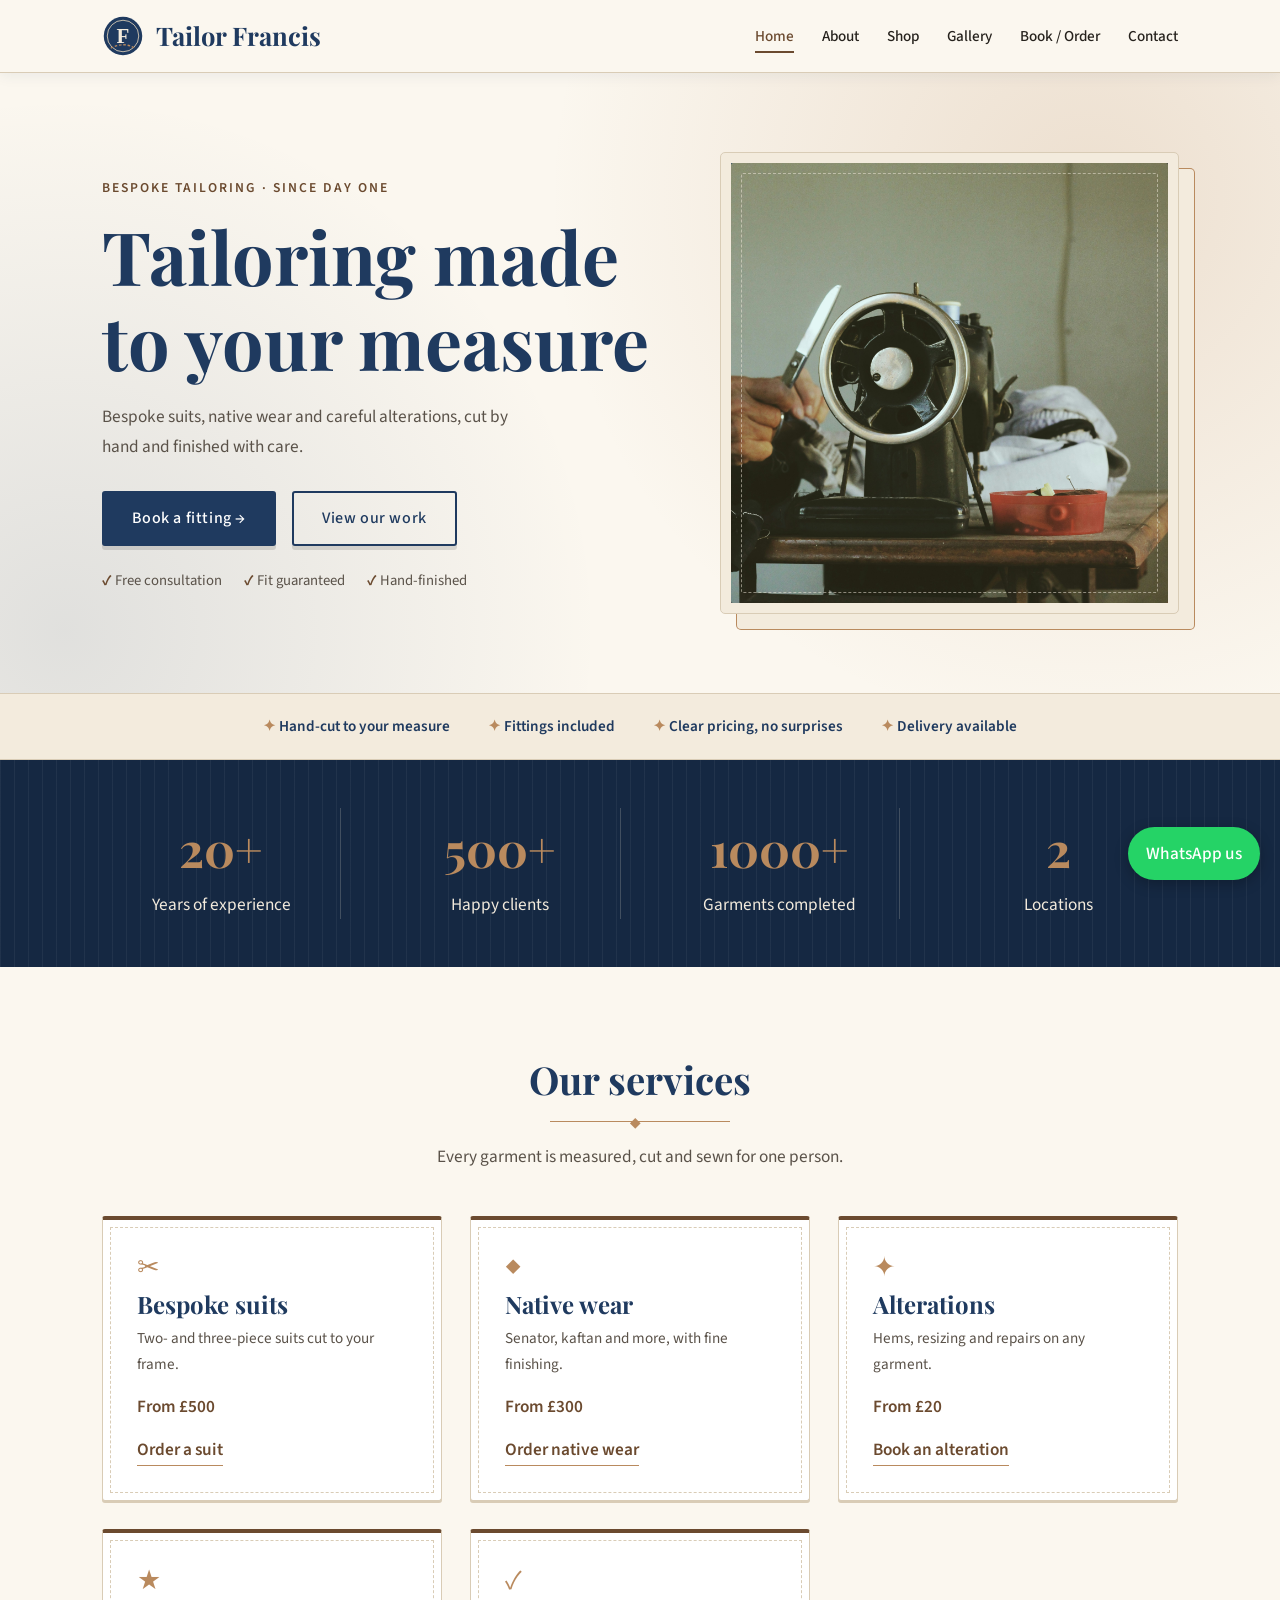
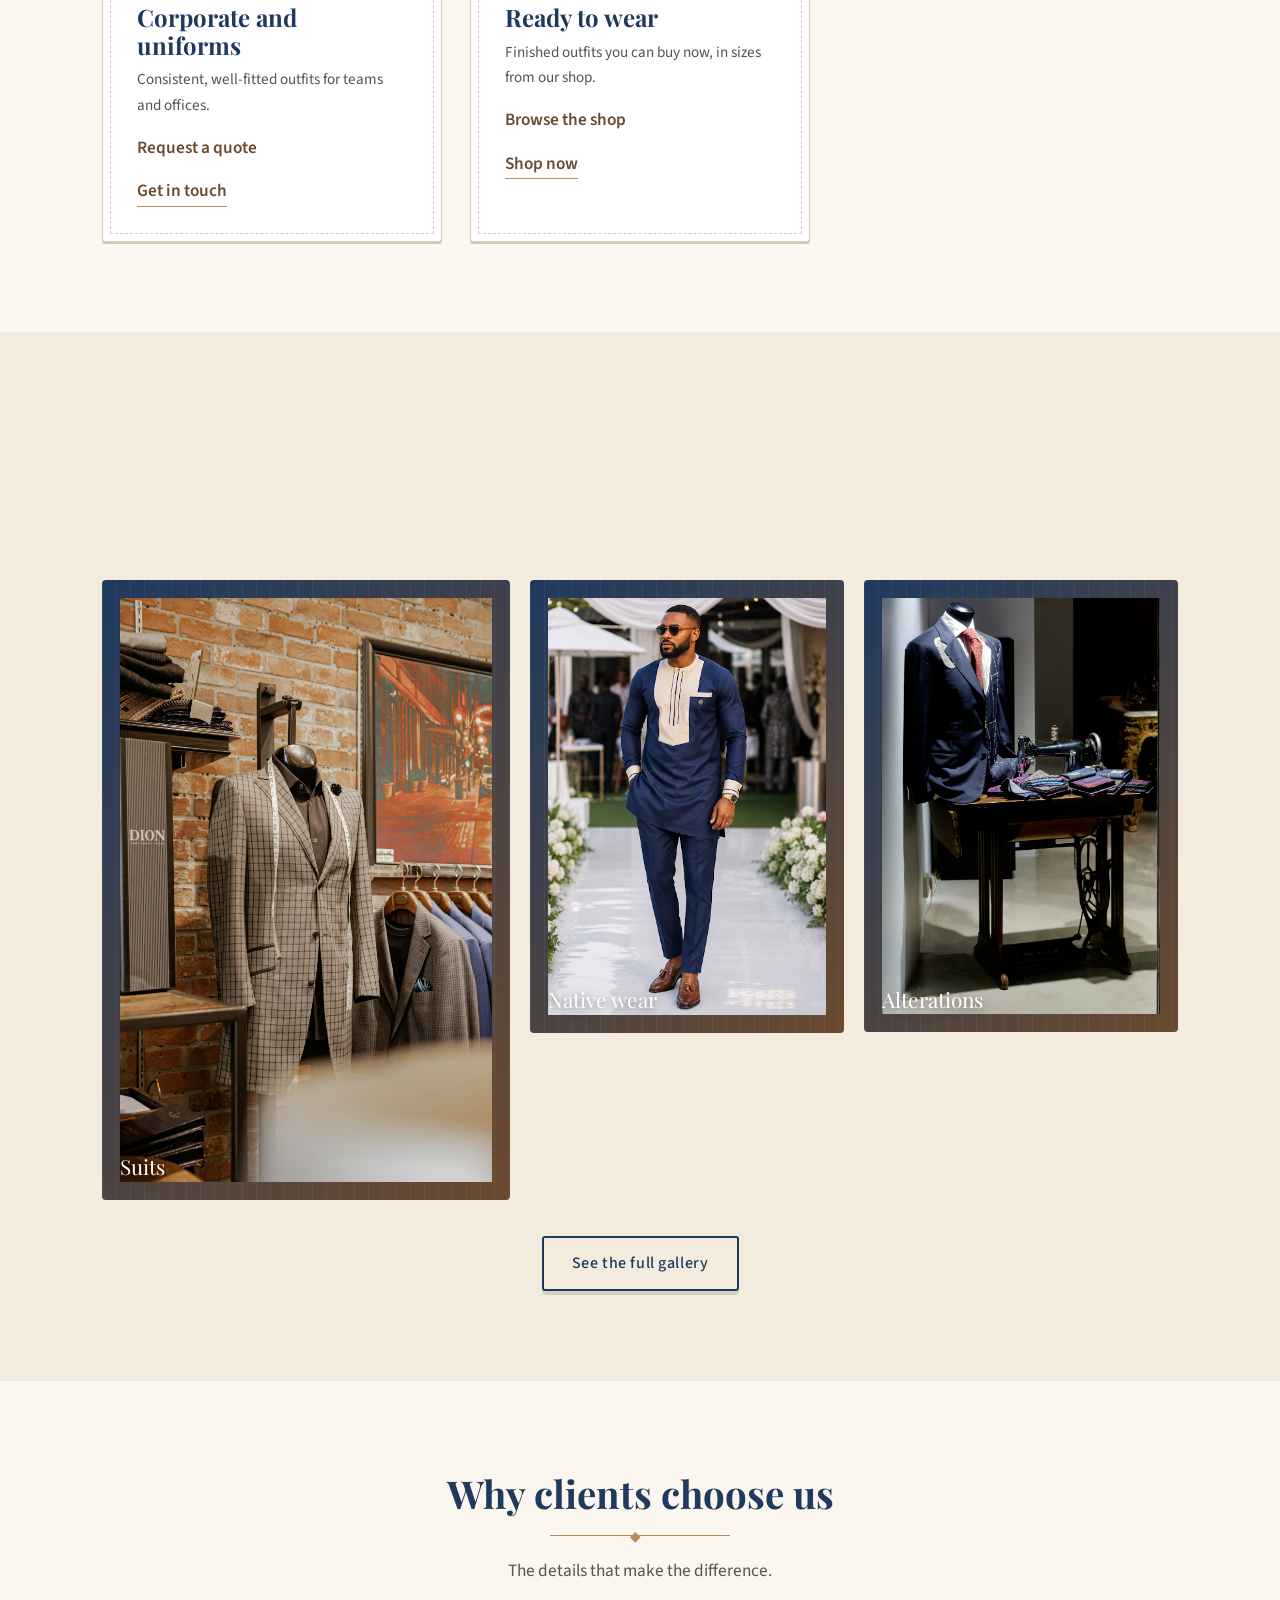
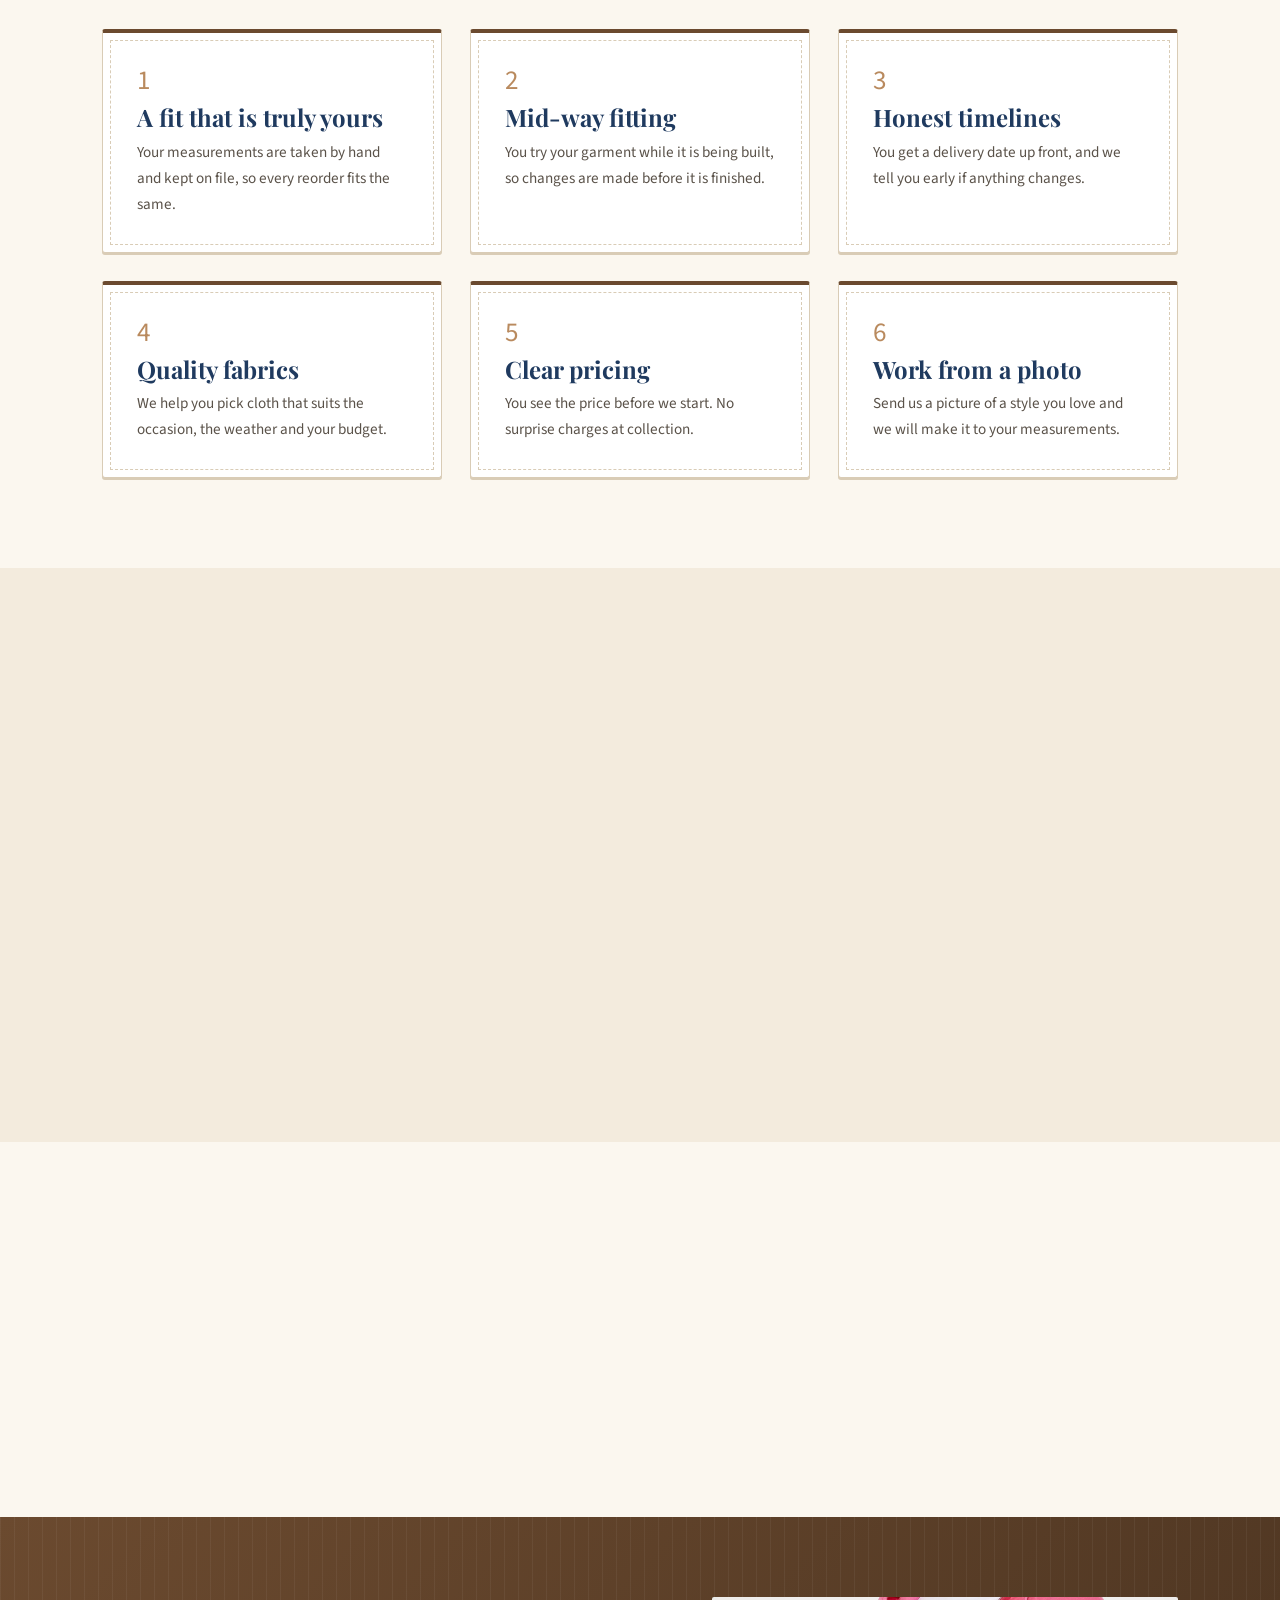
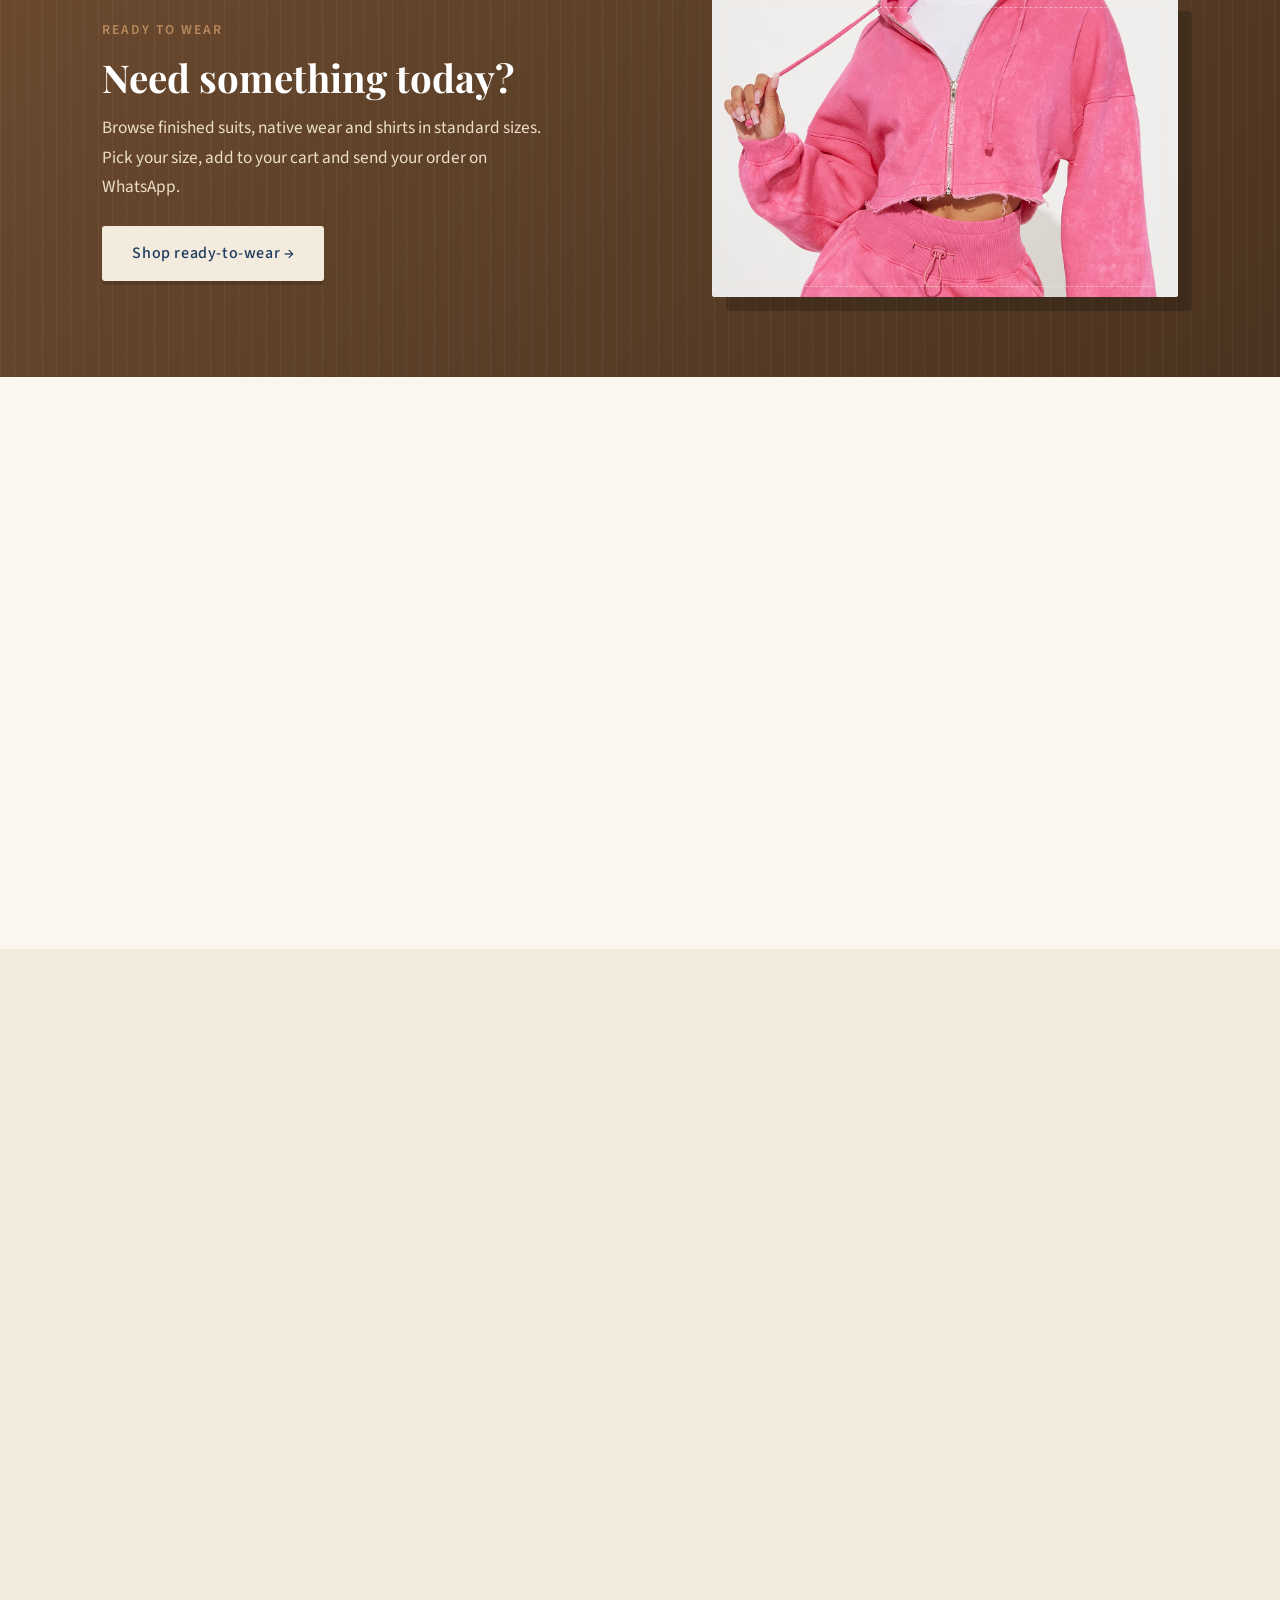
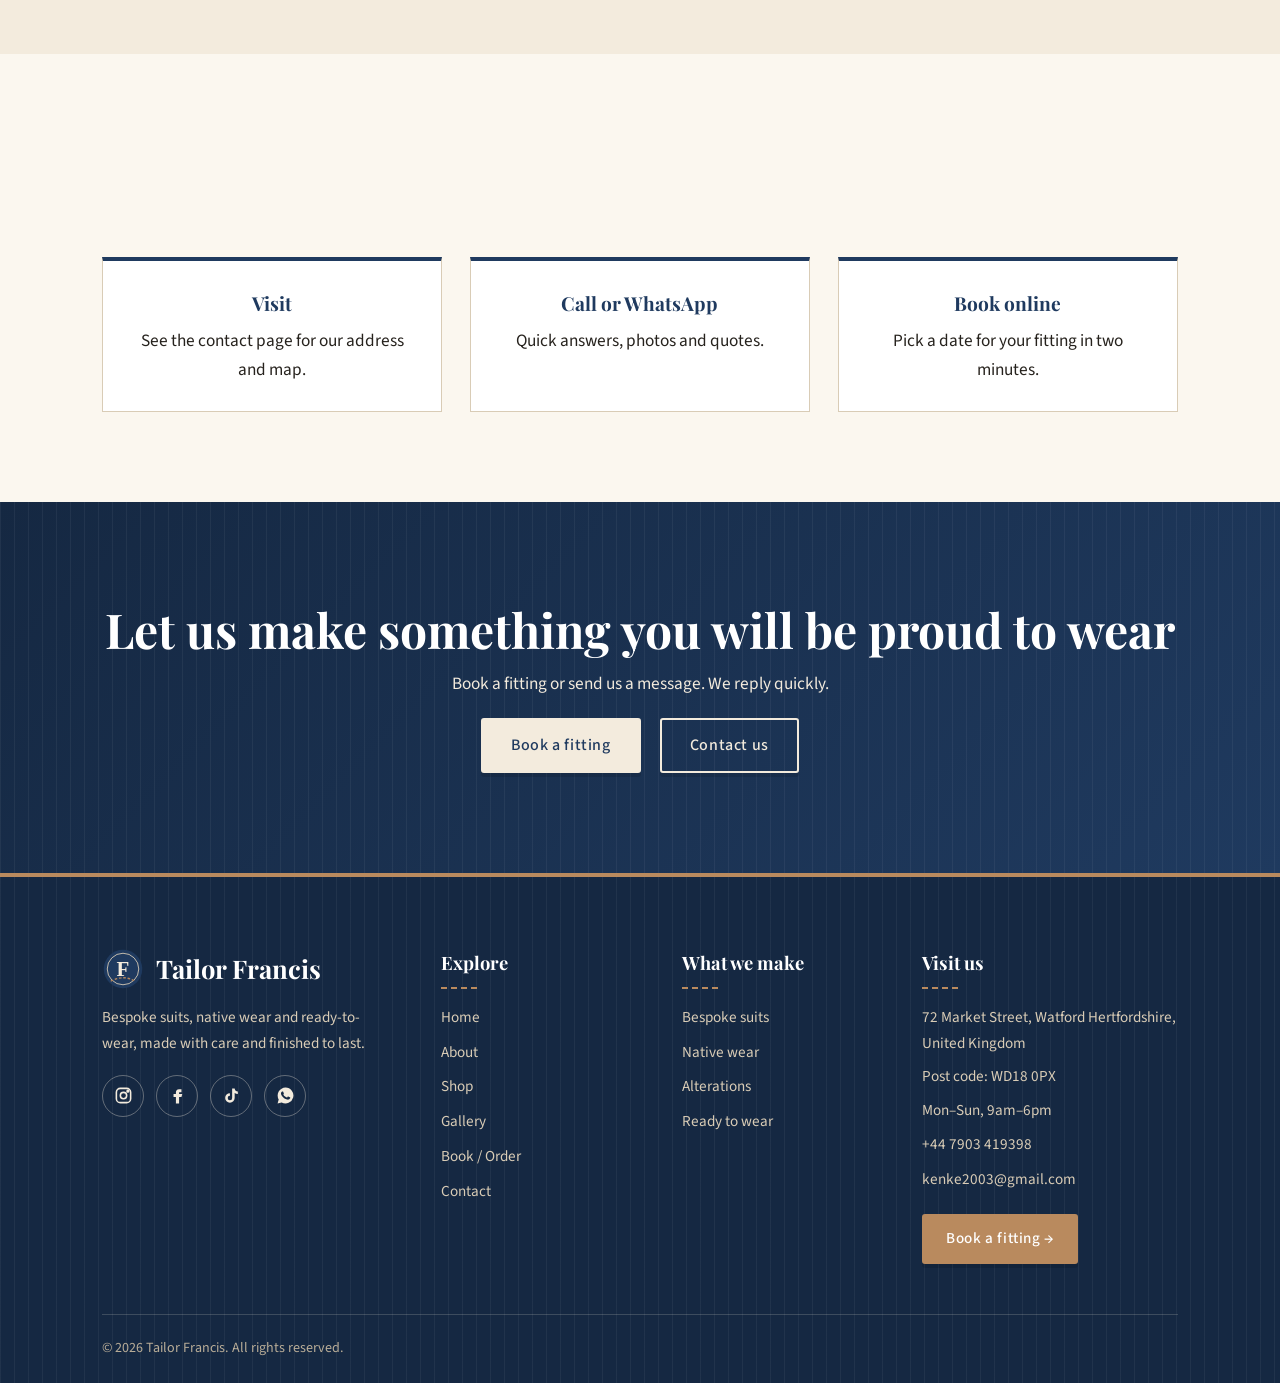
<file: index.html>
<!DOCTYPE html>
<html lang="en">
    <head>
        <meta charset="UTF-8">
        <meta name="viewport" content="width=device-width,initial-scale=1">
        <title>Bespoke Tailoring in Hertfordshire | Tailor Francis</title>
        <meta name="description" content="Bespoke suits, native wear, alterations and ready-to-wear outfits, made to measure. Book a fitting.">
        <link rel="canonical" href="https://tailor-francis.netlify.app/">
        <meta name="theme-color" content="#1f3a5f">
        <meta property="og:type" content="website">
        <meta property="og:site_name" content="Francis Tailoring">
        <meta property="og:locale" content="en_GB">
        <meta property="og:title" content="Bespoke Tailor in Hertfordshire | Tailor Francis">
        <meta property="og:description" content="Bespoke tailor in Hertfordshire. Made-to-measure suits, African native wear (agbada, senator, kaftan), uniforms, alterations and ready-to-wear. Book a fitting.">
        <meta property="og:url" content="https://tailor-francis.netlify.app/">
        <meta property="og:image" content="https://tailor-francis.netlify.app/img/Site1.jpg">
        <meta name="twitter:card" content="summary_large_image">
        <link rel="icon" href="data:image/svg+xml,%3Csvg xmlns='http://www.w3.org/2000/svg' viewBox='0 0 48 48'%3E%3Ccircle cx='24' cy='24' r='22' fill='%231f3a5f'/%3E%3Ctext x='24' y='32' text-anchor='middle' font-family='Georgia,serif' font-size='24' font-weight='700' fill='%23f3ebdd'%3EF%3C/text%3E%3C/svg%3E">
        <link rel="preconnect" href="https://fonts.googleapis.com">
        <link rel="preconnect" href="https://fonts.gstatic.com" crossorigin>
        <script type="application/ld+json">{"@context": "https://schema.org", "@type": ["LocalBusiness", "ClothingStore"], "name": "Tailor Francis", "url": "https://tailor-francis.netlify.app/", "image": "https://tailor-francis.netlify.app/img/Site1.jpg", "description": "Family-run bespoke tailor in Hertfordshire making suits, African native wear and alterations by hand.", "areaServed": {"@type": "AdministrativeArea", "name": "Hertfordshire"}, "address": {"@type": "WD18 0PX", "72 Market street watford": "Hertfordshire", "United Kingdom": "GB"}, "knowsAbout": ["Bespoke suits", "Native wear", "Agbada", "Senator wear", "Alterations"]}</script>
        <link rel="stylesheet" href="style.css">
    </head>
    <body>
        <header id="site-header"></header>
        <main>
            <section class="hero">
                <div>
                    <span class="tag">Bespoke tailoring · Since day one</span>
                    <h1>Tailoring made to your measure</h1>
                    <p>Bespoke suits, native wear and careful alterations, cut by hand and finished with care.</p>
                    <div class="hero-buttons">
                        <a href="book.html" class="btn">Book a fitting</a>
                        <a href="gallery.html" class="btn-outline">View our work</a>
                    </div>
                    <div class="hero-note">
                        <span>Free consultation</span>
                        <span>Fit guaranteed</span>
                        <span>Hand-finished</span>
                    </div>
                </div>

                <div class="ph" role="img" aria-label="Tailor at work">
                    <img src="Site1.jpg" alt="Tailor at work">
                </div>
            </section>

            <div class="trust">
                <span>Hand-cut to your measure</span>
                <span>Fittings included</span>
                <span>Clear pricing, no surprises</span>
                <span>Delivery available</span>
            </div>

            <section class="facts">
                <div><b>20+</b>Years of experience</div>
                <div><b>500+</b>Happy clients</div>
                <div><b>1000+</b>Garments completed</div>
                <div><b>2</b>Locations</div>
            </section>

            <section class="section" id="services">
                <div class="center">
                    <h2>Our services</h2>
                    <p class="lead">Every garment is measured, cut and sewn for one person.</p>
                </div>
                <div class="grid">
                    <div class="card">
                        <div class="ic">✂</div>
                        <h3>Bespoke suits</h3>
                        <p>Two- and three-piece suits cut to your frame.</p>
                        <span class="price">From £500</span>
                        <a class="more" href="book.html">Order a suit</a>
                    </div>
                    <div class="card">
                        <div class="ic">◆</div>
                        <h3>Native wear</h3>
                        <p>Senator, kaftan and more, with fine finishing.</p>
                        <span class="price">From £300</span>
                        <a class="more" href="book.html">Order native wear</a>
                    </div>
                    <div class="card">
                        <div class="ic">✦</div>
                        <h3>Alterations</h3>
                        <p>Hems, resizing and repairs on any garment.</p>
                        <span class="price">From £20</span>
                        <a class="more" href="book.html">Book an alteration</a>
                    </div>
                    <div class="card">
                        <div class="ic">★</div>
                        <h3>Corporate and uniforms</h3>
                        <p>Consistent, well-fitted outfits for teams and offices.</p>
                        <span class="price">Request a quote</span>
                        <a class="more" href="contact.html">Get in touch</a>
                    </div>
                    <div class="card">
                        <div class="ic">✓</div>
                        <h3>Ready to wear</h3>
                        <p>Finished outfits you can buy now, in sizes from our shop.</p>
                        <span class="price">Browse the shop</span>
                        <a class="more" href="shop.html">Shop now</a>
                    </div>
                </div>
            </section>

            <section class="section alt">
                <div class="center">
                    <h2>From our workshop</h2>
                    <p class="lead">A look at recent work.</p>
                </div>
                <div class="look">
                    <a href="gallery.html">
                        <img src="suit3.jpg" alt="Tailor at work" class="ph">
                        <span>Suits</span>
                    </a>
                    <a href="gallery.html">
                        <img src="senator3.webp" alt="Tailor at work" class="ph">
                        <span>Native wear</span>
                    </a>
                    <a href="gallery.html">
                        <img src="suit2.jpg" alt="Tailor at work" class="ph">
                        <span>Alterations</span>
                    </a>
                </div>
                <p class="center" style="margin-top:36px">
                    <a href="gallery.html" class="btn-outline">See the full gallery</a>
                </p>
            </section>

            <section class="section">
                <div class="center">
                    <h2>Why clients choose us</h2>
                    <p class="lead">The details that make the difference.</p>
                </div>
                <div class="grid">
                    <div class="card">
                        <div class="ic">1</div>
                        <h3>A fit that is truly yours</h3>
                        <p>Your measurements are taken by hand and kept on file, so every reorder fits the same.</p>
                    </div>
                    <div class="card">
                        <div class="ic">2</div>
                        <h3>Mid-way fitting</h3>
                        <p>You try your garment while it is being built, so changes are made before it is finished.</p>
                    </div>
                    <div class="card">
                        <div class="ic">3</div>
                        <h3>Honest timelines</h3>
                        <p>You get a delivery date up front, and we tell you early if anything changes.</p>
                    </div>
                    <div class="card">
                        <div class="ic">4</div>
                        <h3>Quality fabrics</h3>
                        <p>We help you pick cloth that suits the occasion, the weather and your budget.</p>
                    </div>
                    <div class="card">
                        <div class="ic">5</div>
                        <h3>Clear pricing</h3>
                        <p>You see the price before we start. No surprise charges at collection.</p>
                    </div>
                    <div class="card">
                        <div class="ic">6</div>
                        <h3>Work from a photo</h3>
                        <p>Send us a picture of a style you love and we will make it to your measurements.</p>
                    </div>
                </div>
            </section>

            <section class="section alt" id="about">
                <div class="center">
                    <h2>How it works</h2>
                    <p class="lead">Four simple steps from first visit to final fitting.</p>
                </div>
                <ol class="steps">
                    <li><b>Book</b><br>Choose a date for a fitting.</li>
                    <li><b>Measure</b><br>We take your measurements.</li>
                    <li><b>Sew</b><br>Your garment is made, with a mid-way fitting.</li>
                    <li><b>Collect</b><br>Final fitting and pickup.</li>
                </ol>
                <p class="center" style="margin-top:36px">
                    <a href="book.html" class="btn">Start your order</a>
                </p>
            </section>

            <section class="section">
                <div class="center">
                    <h2>Dressed for every occasion</h2>
                </div>
                <p class="center" style="margin-top:30px">
                    <span class="pill">Weddings</span>
                    <span class="pill">Traditional ceremonies</span>
                    <span class="pill">Graduations</span>
                    <span class="pill">Church and Sunday best</span>
                    <span class="pill">Interviews and office wear</span>
                    <span class="pill">Birthdays and parties</span>
                    <span class="pill">Naming ceremonies</span>
                    <span class="pill">Funerals and memorials</span>
                </p>
            </section>

            <section class="promo">
                <div>
                    <span class="tag" style="color:var(--gold)">Ready to wear</span>
                    <h2>Need something today?</h2>
                    <p>Browse finished suits, native wear and shirts in standard sizes. Pick your size, add to your cart and send your order on WhatsApp.</p>
                    <a href="shop.html" class="btn">Shop ready-to-wear</a>
                </div>
                <div class="ph" role="img" aria-label="Ready to wear"><img src="r2w.webp" alt="Tailor at work"></div>
            </section>

            <section class="section">
                <div class="center">
                    <h2>Kind words</h2>
                    <p class="lead">What our clients say.</p>
                </div>
                <div class="grid">
                    <p class="quote"><span class="stars">★★★★★</span>“I've worked with several tailors over the years, but this is by far the best experience I've had. Professional service and excellent delivery time.”<small>Blessing Eze</small></p>
                    <p class="quote"><span class="stars">★★★★★</span>“I brought in a suit that was far too big, and the alterations were flawless. It now fits like it was custom-made for me.”<small>James Miller</small></p>
                    <p class="quote"><span class="stars">★★★★★</span>“I thought my favorite blazer was beyond repair, but he resized and restored it beautifully. Outstanding alteration service.”<small>Sarah Johnson</small></p>
                </div>
            </section>

            <section class="section alt">
                <h2>Questions</h2>
                <details>
                    <summary>How long does a suit take?</summary>
                    <p>Most custom suits take 4-6 weeks to complete, depending on the design, fabric availability, and fitting requirements. If you have a specific deadline, please let us know and we'll do our best to accommodate your schedule.</p>
                </details>
                <details>
                    <summary>Do I pay a deposit?</summary>
                    <p>Yes. We require a 50% deposit before work begins. This allows us to purchase materials and reserve production time. The remaining balance is due upon completion of your garment.</p>
                </details>
                <details>
                    <summary>Can you work from my photo?</summary>
                    <p>Absolutely. You can send us photos, inspiration images, or screenshots of a design you like. We'll use them as a reference and work with you to create a garment tailored to your measurements and preferences.</p>
                </details>
                <details>
                    <summary>What if I am not happy with the fit?</summary>
                    <p>You approve the fit at the final fitting. If something is not right, we adjust it until it is.</p>
                </details>
                <details>
                    <summary>Do you deliver?</summary>
                    <p>We pickup and deliver within our service area. Delivery terms would be discussed during the consultation.</p>
                </details>
                <details>
                    <summary>Can I bring my own fabric?</summary>
                    <p>Yes. We will tell you honestly whether it suits the style you want.</p>
                </details>
            </section>

            <section class="section">
                <div class="center">
                    <h2>Come and see us</h2>
                </div>
                <div class="visit">
                    <div><b>Visit</b>See the contact page for our address and map.</div>
                    <div><b>Call or WhatsApp</b>Quick answers, photos and quotes.</div>
                    <div><b>Book online</b>Pick a date for your fitting in two minutes.</div>
                </div>
            </section>

            <section class="cta">
                <h2>Let us make something you will be proud to wear</h2>
                <p>Book a fitting or send us a message. We reply quickly.</p>
                <a href="book.html" class="btn">Book a fitting</a>
                <a href="contact.html" class="btn-outline">Contact us</a>
            </section>
        </main>

        <footer id="site-footer"></footer>
        <script src="script.js"></script>
        <script>
            document.querySelectorAll('[data-n]').forEach(e=>
            {const n=+e.dataset.n;let c=0;const t=setInterval(()=>{c=Math.min(n,c+Math.ceil(n/40));
            e.textContent=c+'+';if(c>=n)clearInterval(t)},30)})
        </script>
    </body>
</html>
</file>
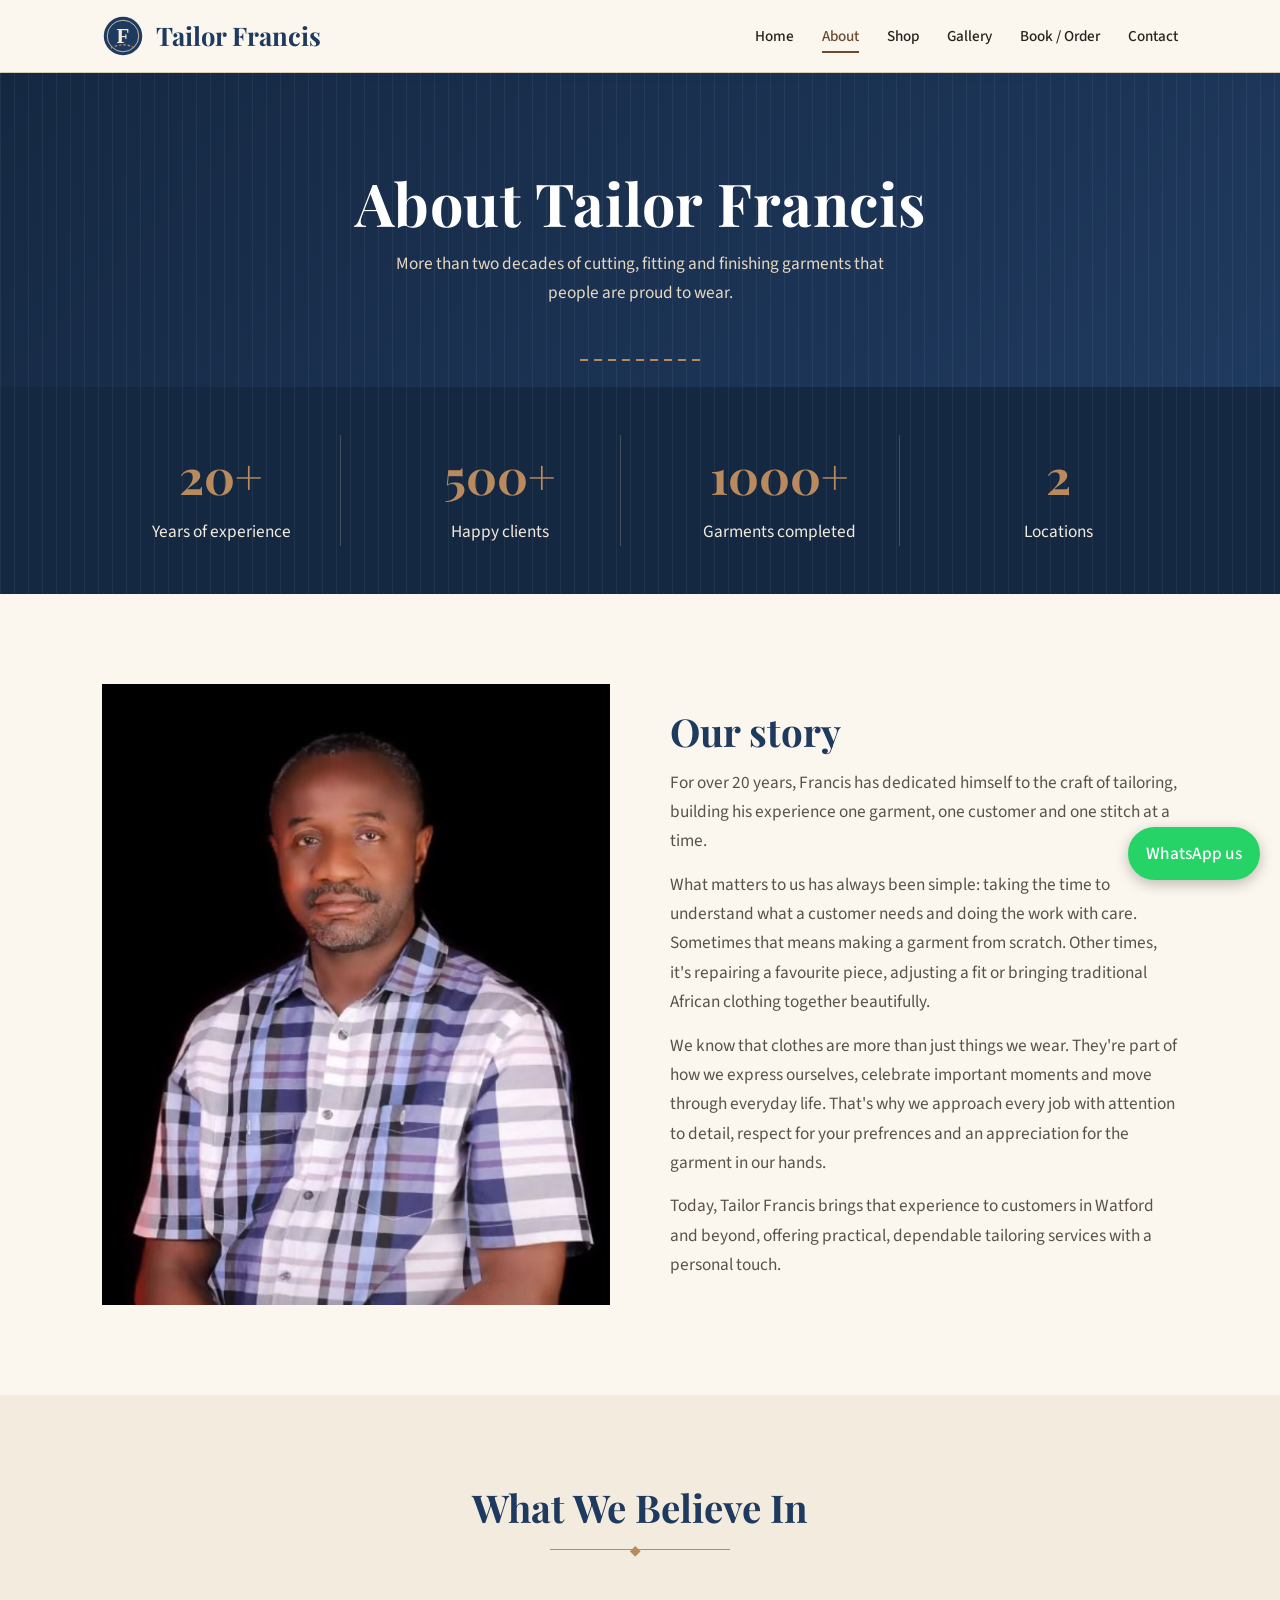
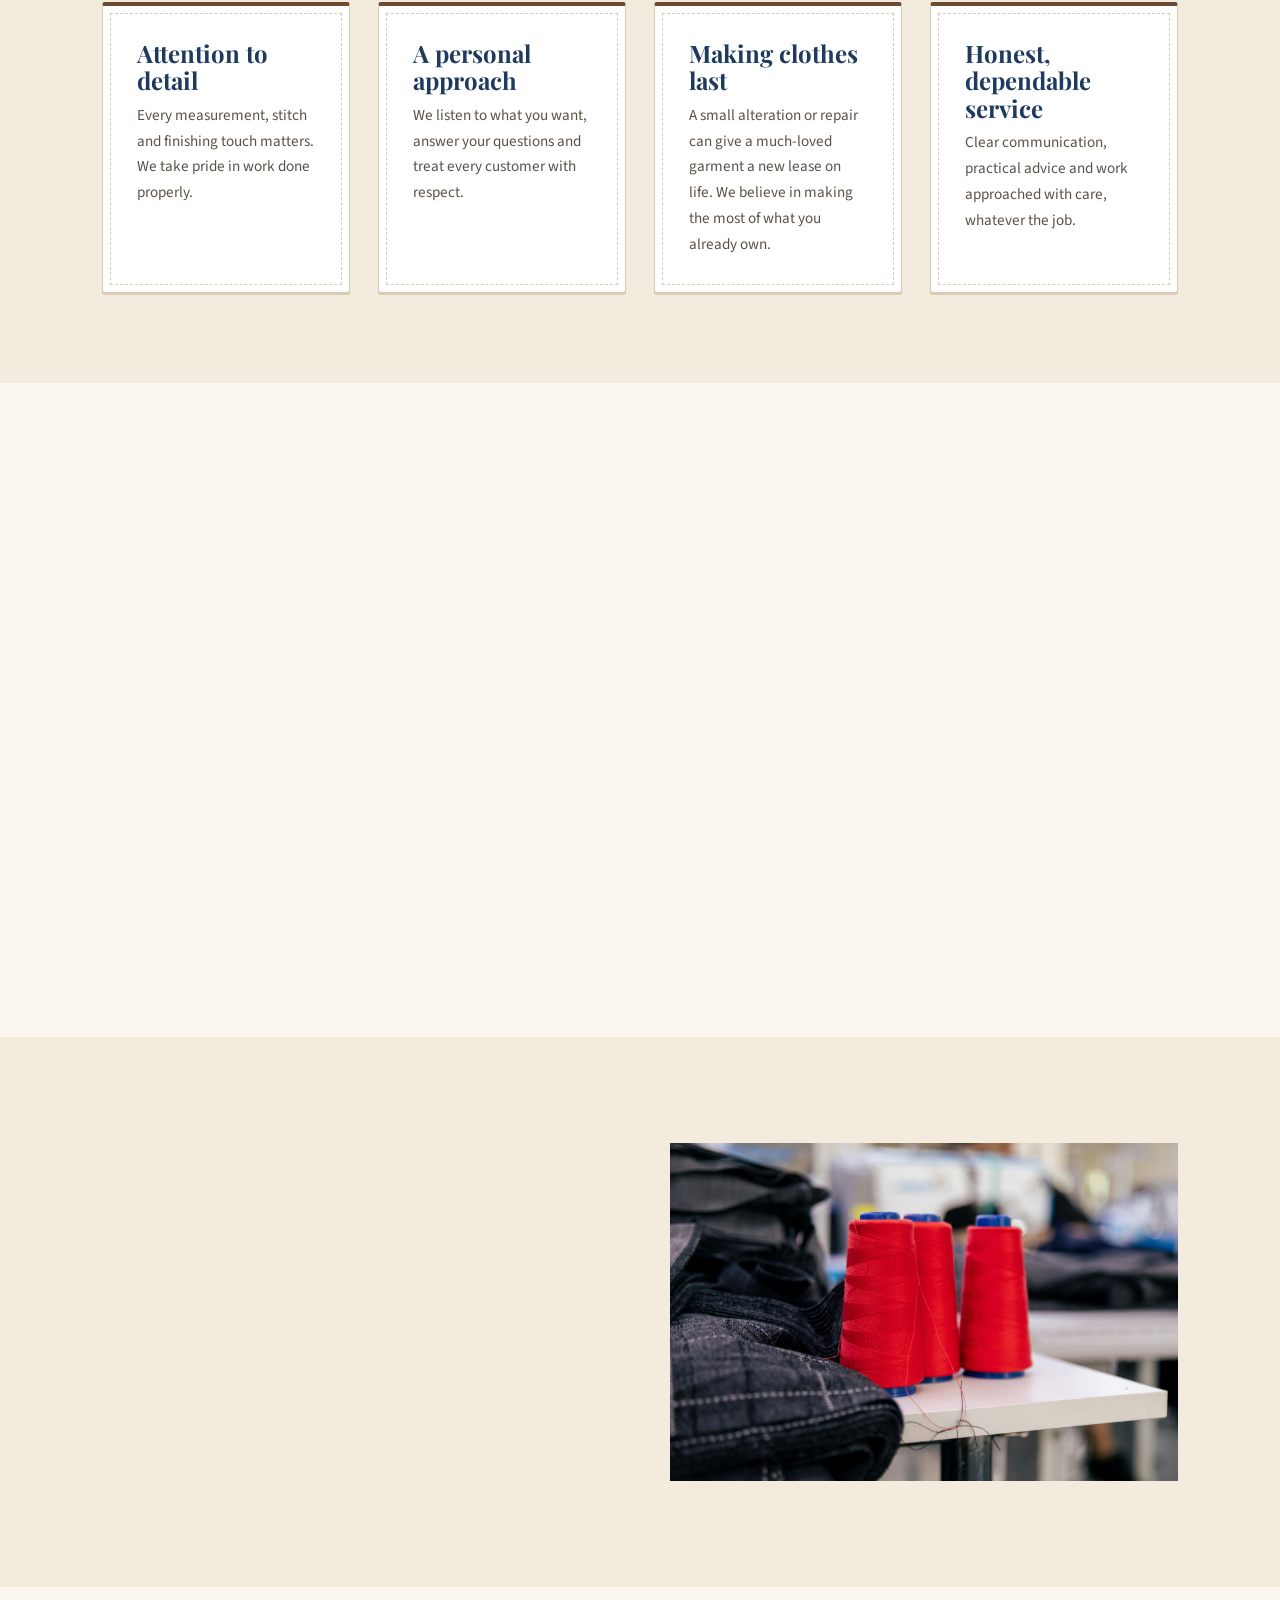
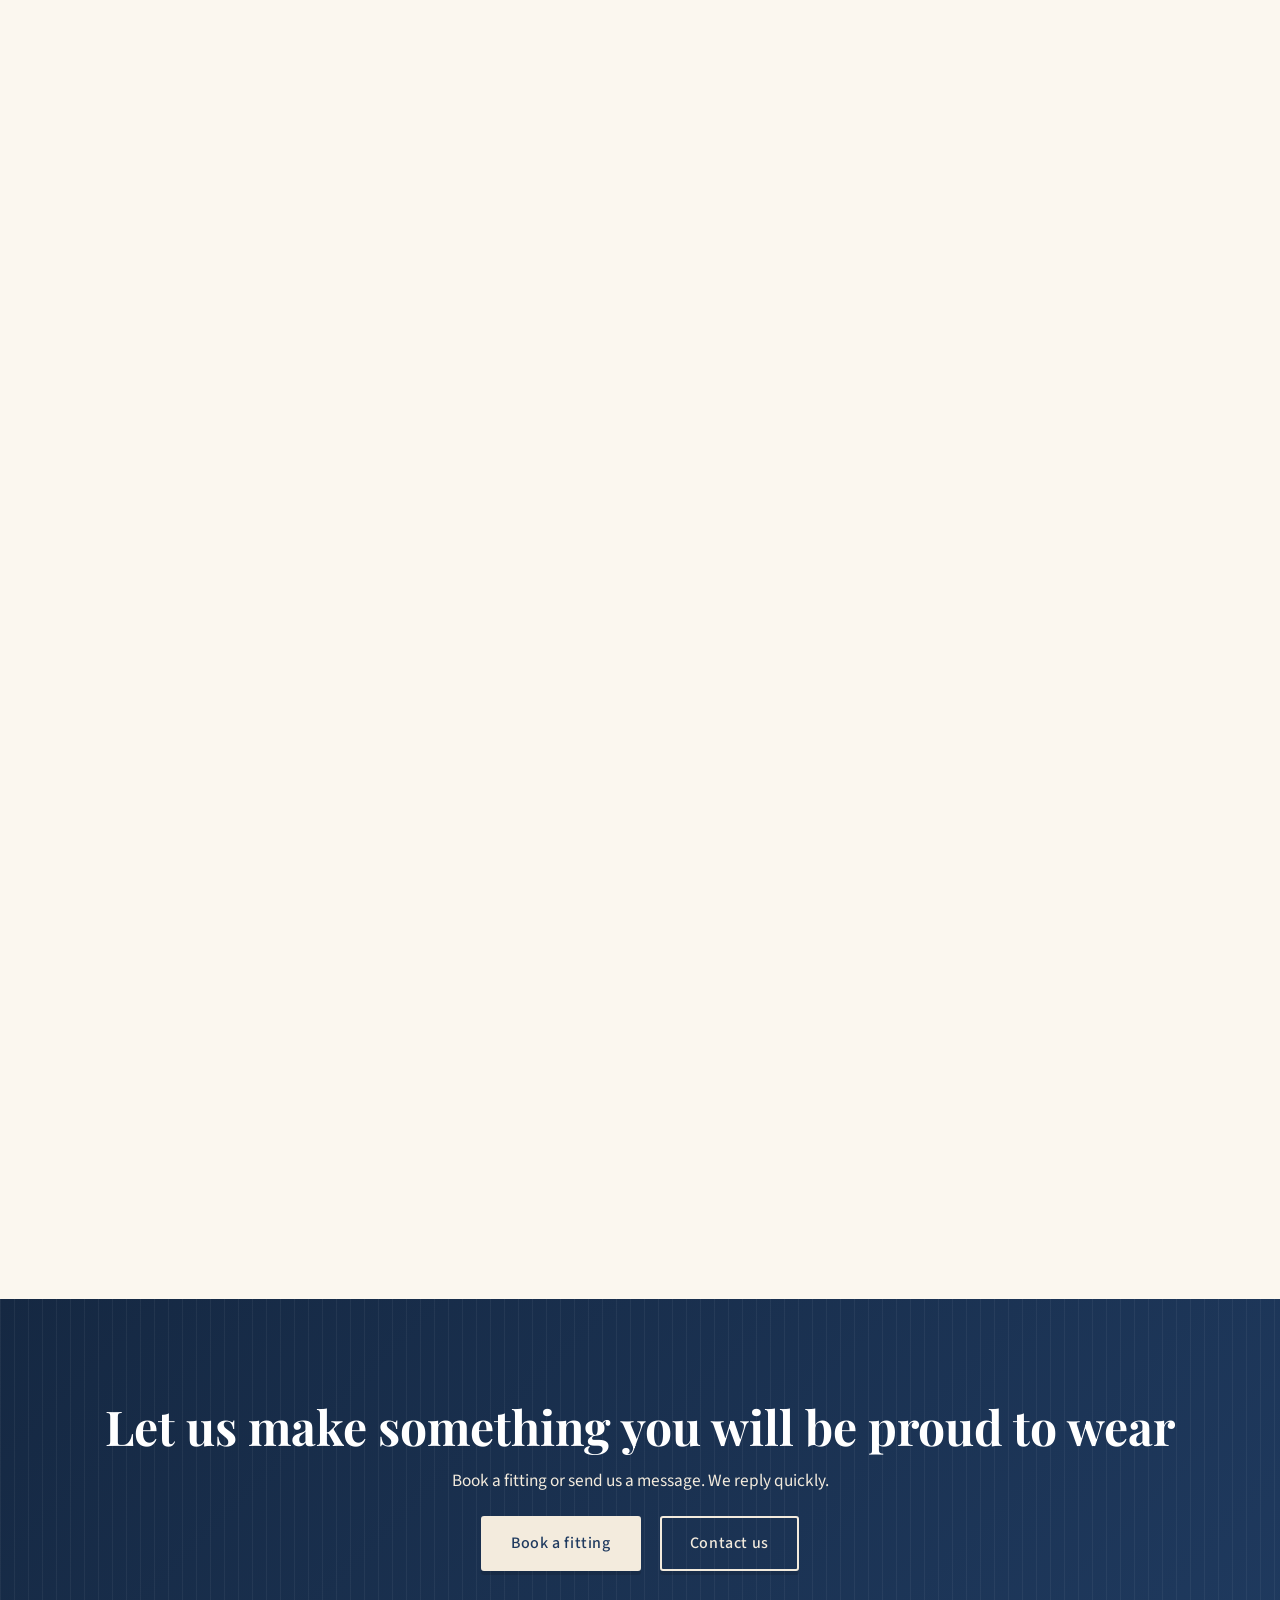
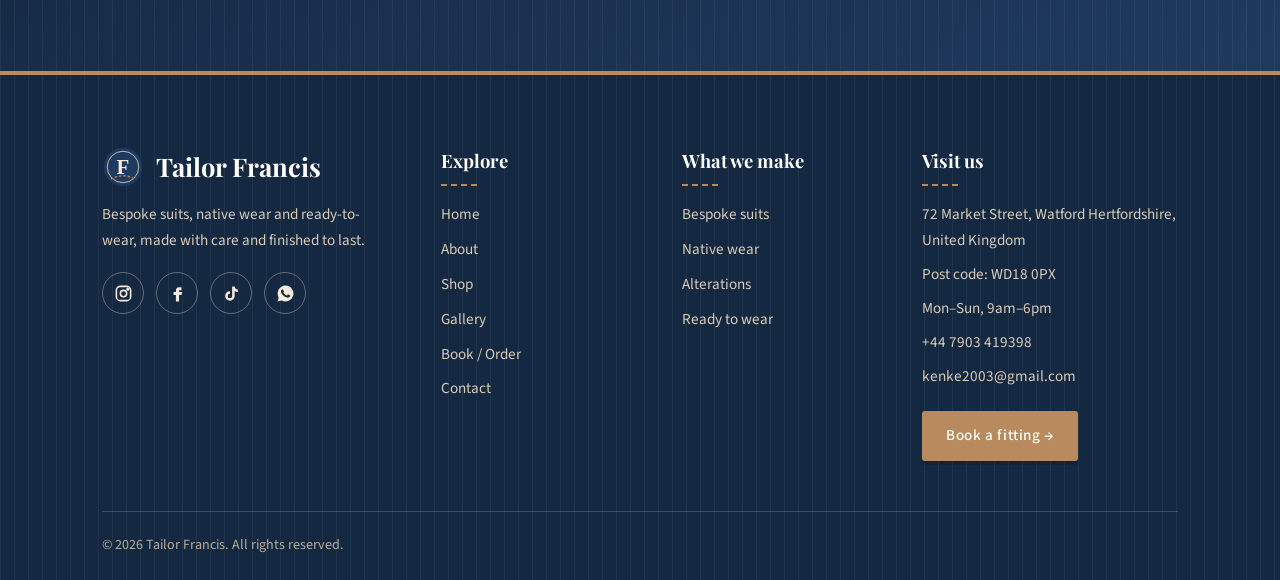
<file: about.html>
<!DOCTYPE html>
<html lang="en">
    <head>
        <meta charset="UTF-8">
        <meta name="viewport" content="width=device-width,initial-scale=1">
        <title>About Us | Tailor Francis</title>
        <meta name="description" content="Francis Tailoring is a small family workshop in Hertfordshire with over 25 years of experience. Every stitch is made by hand, with love, never mass produced."><link rel="canonical" href="https://tailor-francis.netlify.app/about.html">
        <meta name="theme-color" content="#1f3a5f">
        <meta property="og:type" content="website">
        <meta property="og:site_name" content="Francis Tailoring">
        <meta property="og:locale" content="en_GB">
        <meta property="og:title" content="About Us | Family Tailors in Hertfordshire | Francis Tailoring">
        <meta property="og:description" content="Tailor Francis attention to detail, respect for your preferences and an appreciation for the garment in our hands. We make bespoke suits, native wear and alterations by hand.">
        <meta property="og:url" content="https://tailor-francis.netlify.app/about.html">
        <meta property="og:image" content="https://tailor-francis.netlify.app/img/Site1.jpg">
        <meta name="twitter:card" content="summary_large_image">
        <link rel="icon" href="data:image/svg+xml,%3Csvg xmlns='http://www.w3.org/2000/svg' viewBox='0 0 48 48'%3E%3Ccircle cx='24' cy='24' r='22' fill='%231f3a5f'/%3E%3Ctext x='24' y='32' text-anchor='middle' font-family='Georgia,serif' font-size='24' font-weight='700' fill='%23f3ebdd'%3EF%3C/text%3E%3C/svg%3E">
        <link rel="preconnect" href="https://fonts.googleapis.com">
        <link rel="preconnect" href="https://fonts.gstatic.com" crossorigin>
        <link rel="stylesheet" href="style.css">
    </head>

    <body>
        <header id="site-header"></header>
        <main>
            <div class="page-head">
                <h1>About Tailor Francis</h1>
                <p class="lead" style="margin:12px auto 0">More than two decades of cutting, fitting and finishing garments that people are proud to wear.</p>
            </div>

            <section class="facts">
                <div><b>20+</b>Years of experience</div>
                <div><b>500+</b>Happy clients</div>
                <div><b>1000+</b>Garments completed</div>
                <div><b>2</b>Locations</div>
            </section>

            <section class="section">
                <div class="split">
                    <img src="founder.jpeg" alt="Tailor at work">
                    <div>
                        <h2>Our story</h2>
                        <p>For over 20 years, Francis has dedicated himself to the craft of tailoring, building his experience one garment, one customer and one stitch at a time.</p>
                        <p>What matters to us has always been simple: taking the time to understand what a customer needs and doing the work with care. Sometimes that means making a garment from scratch. Other times, it's repairing a favourite piece, adjusting a fit or bringing traditional African clothing together beautifully.</p>
                        <p>We know that clothes are more than just things we wear. They're part of how we express ourselves, celebrate important moments and move through everyday life. That's why we approach every job with attention to detail, respect for your prefrences and an appreciation for the garment in our hands.</p>
                        <p>Today, Tailor Francis brings that experience to customers in Watford and beyond, offering practical, dependable tailoring services with a personal touch.</p>
                    </div>
                </div>
            </section>

            <section class="section alt">
                <div class="center">
                    <h2>What We Believe In</h2>
                </div>
                <div class="grid grid4">
                    <div class="card">
                        <h3>Attention to detail</h3>
                        <p>Every measurement, stitch and finishing touch matters. We take pride in work done properly.</p>
                    </div>
                    <div class="card">
                        <h3>A personal approach</h3>
                        <p>We listen to what you want, answer your questions and treat every customer with respect.</p>
                    </div>
                    <div class="card">
                        <h3>Making clothes last</h3>
                        <p>A small alteration or repair can give a much-loved garment a new lease on life. We believe in making the most of what you already own. </p>
                    </div>
                    <div class="card">
                        <h3>Honest, dependable service</h3>
                        <p>Clear communication, practical advice and work approached with care, whatever the job.</p>
                    </div>
                </div>
            </section>

            <section class="section">
                <div class="center">
                    <h2>How your garment is made</h2>
                    <p class="lead">A clear process, so you always know what happens next.</p>
                </div>
                <ol class="steps steps3">
                    <li><b>Consultation</b><br>We discuss the occasion, style, fabric and budget, and show you options.</li>
                    <li><b>Measurement</b><br>We record your measurements and posture notes, and keep them on file for repeat orders.</li>
                    <li><b>Pattern and cutting</b><br>A pattern is drafted to your measurements, then the fabric is cut by hand.</li>
                    <li><b>First fitting</b><br>You try the garment while it is being built, so changes cost you nothing extra.</li>
                    <li><b>Finishing</b><br>Pressing, buttonholes, lining and final checks before your garment is released.</li>
                    <li><b>Final fitting and delivery</b><br>You approve the fit on the day. Not satisfied? We adjust it.</li>
                </ol>
            </section>

            <section class="section alt">
                <div class="split">
                    <div>
                        <h2>Fabrics and materials</h2>
                        <p>Good tailoring starts with good cloth. We help you choose a fabric that suits the occasion, the weather and your budget, and we are open about quality and price.</p>
                        <p style="margin-bottom:14px">Fabrics we work with:</p>
                        <span class="pill">Wool blends</span>
                        <span class="pill">Linen</span>
                        <span class="pill">Cotton</span>
                        <span class="pill">Brocade</span>
                        <span class="pill">Aso-oke</span>
                        <span class="pill">Lace</span>
                        <span class="pill">Senator fabric</span>
                        <p>You are welcome to bring your own fabric, and we will advise honestly on whether it suits the style you want.</p>
                    </div>
                    <img src="fabric-ish.jpg" alt="Tailor at work">
                </div>
            </section>

            <section class="section">
                <div class="center">
                    <h2>Our promise to you</h2>
                    <p class="lead">We want you to order with complete confidence.</p>
                </div>
                <div class="promise">
                    <div class="card">
                        <h3>The fit promise</h3>
                        <p>If your garment does not fit as agreed at the final fitting, we adjust it until it does, at no extra charge for fit corrections.</p>
                    </div>
                    <div class="card">
                        <h3>The honest timeline</h3>
                        <p>We give you a delivery date up front and tell you early if anything changes. Rush orders are possible and always priced openly.</p>
                    </div>
                    <div class="card">
                        <h3>Clear pricing</h3>
                        <p>You get a quote before we start. No surprise charges at collection.</p>
                    </div>
                    <div class="card">
                        <h3>Your measurements stay safe</h3>
                        <p>Your details are kept private and used only to make your garments. Reorders are quick because we keep them on file.</p>
                    </div>
                </div>
            </section>

            <section class="section">
                <h2>Before you order</h2>
                <details>
                    <summary>How long does a bespoke suit take?</summary>
                    <p>Most custom suits take 4-6 weeks to complete, depending on the design, fabric availability, and fitting requirements. If you have a specific deadline, please let us know and we'll do our best to accommodate your schedule..</p>
                </details>
                <details>
                    <summary>Do I need to pay a deposit?</summary>
                    <p>Replace with your deposit policy.</p>
                </details>
                <details>
                    <summary>What if I am not happy with the fit?</summary>
                    <p>You approve the fit at the final fitting. If it is not right, we adjust it.</p>
                </details>
                <details>
                    <summary>Can you copy a garment I already own?</summary>
                    <p>Yes. Bring it in or send clear photos and measurements.</p>
                </details>
                <details>
                    <summary>Do you deliver?</summary>
                    <p>Replace with your delivery areas and charges.</p>
                </details>
            </section>

            <section class="cta">
                <h2>Let us make something you will be proud to wear</h2>
                <p>Book a fitting or send us a message. We reply quickly.</p>
                <a href="book.html" class="btn">Book a fitting</a>
                <a href="contact.html" class="btn-outline">Contact us</a>
            </section>
        </main>
        <footer id="site-footer"></footer>
        <script src="script.js"></script>
    </body>
</html>
</file>
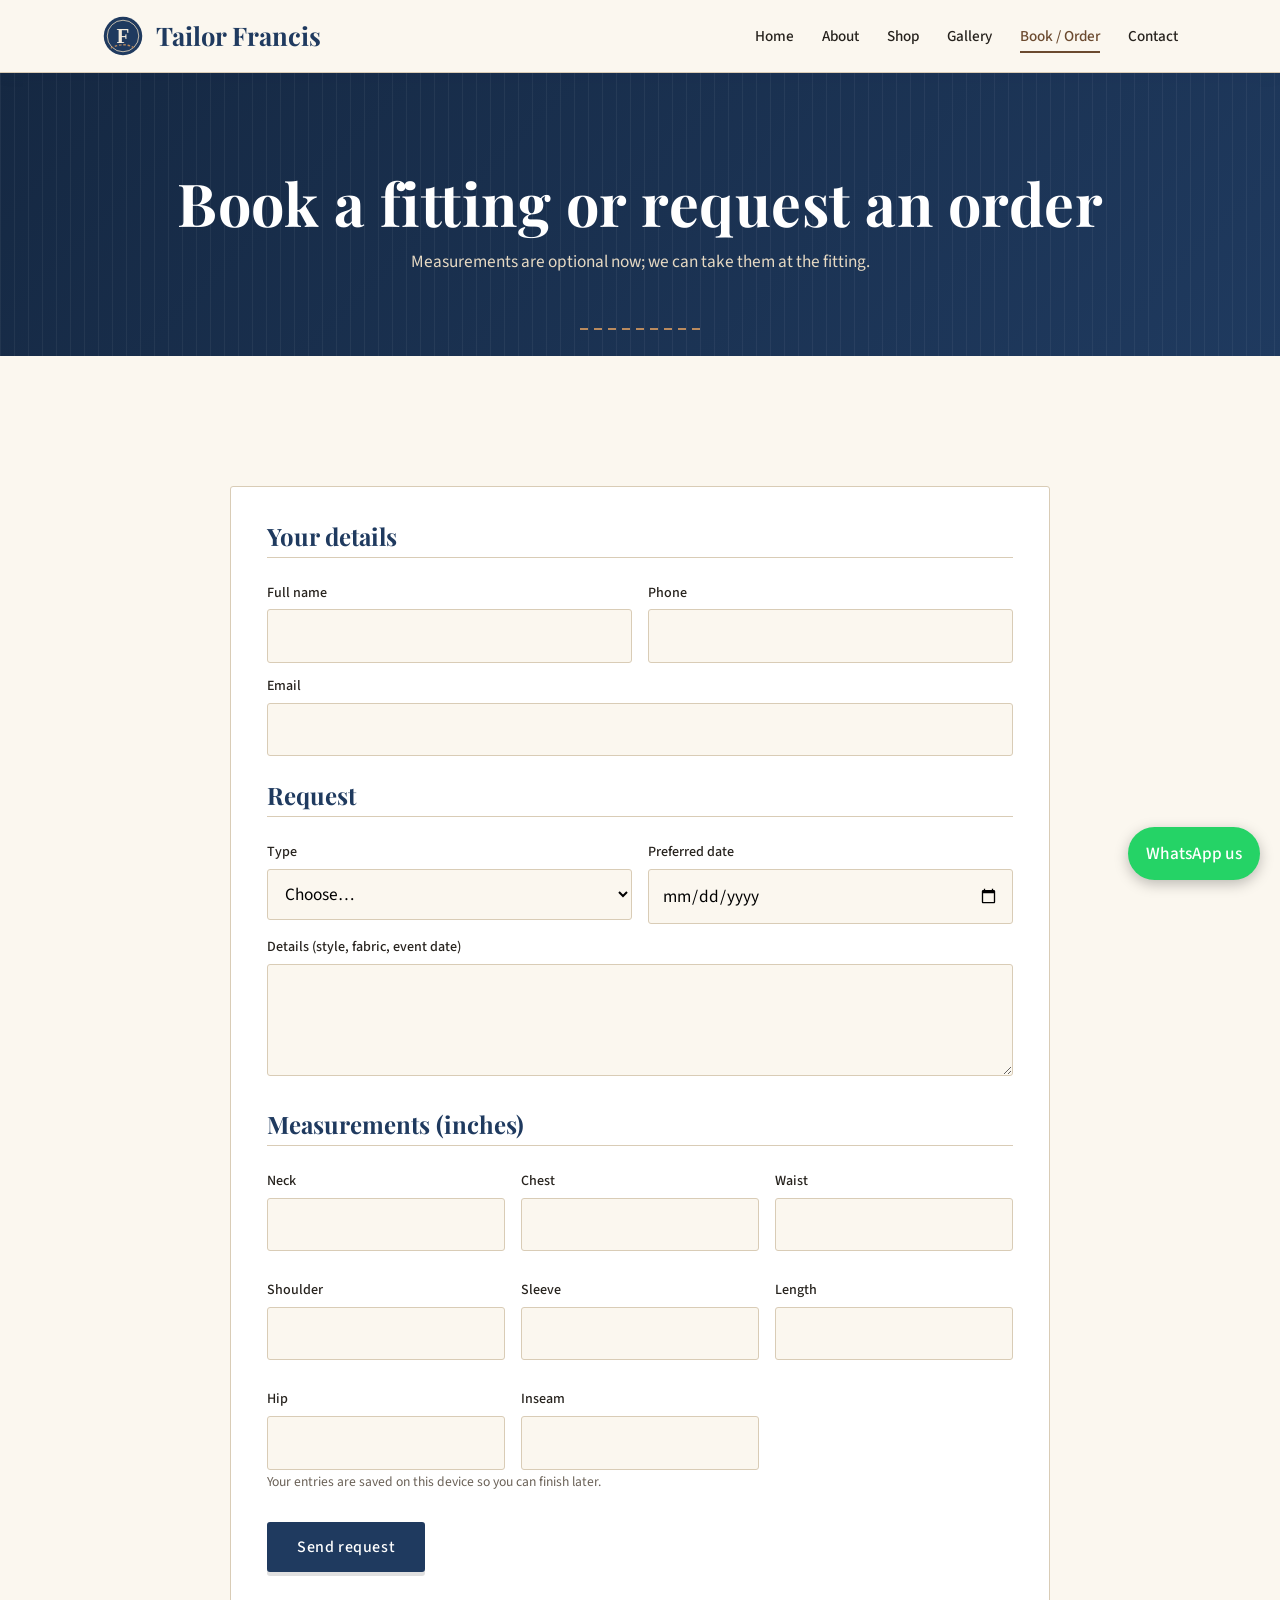
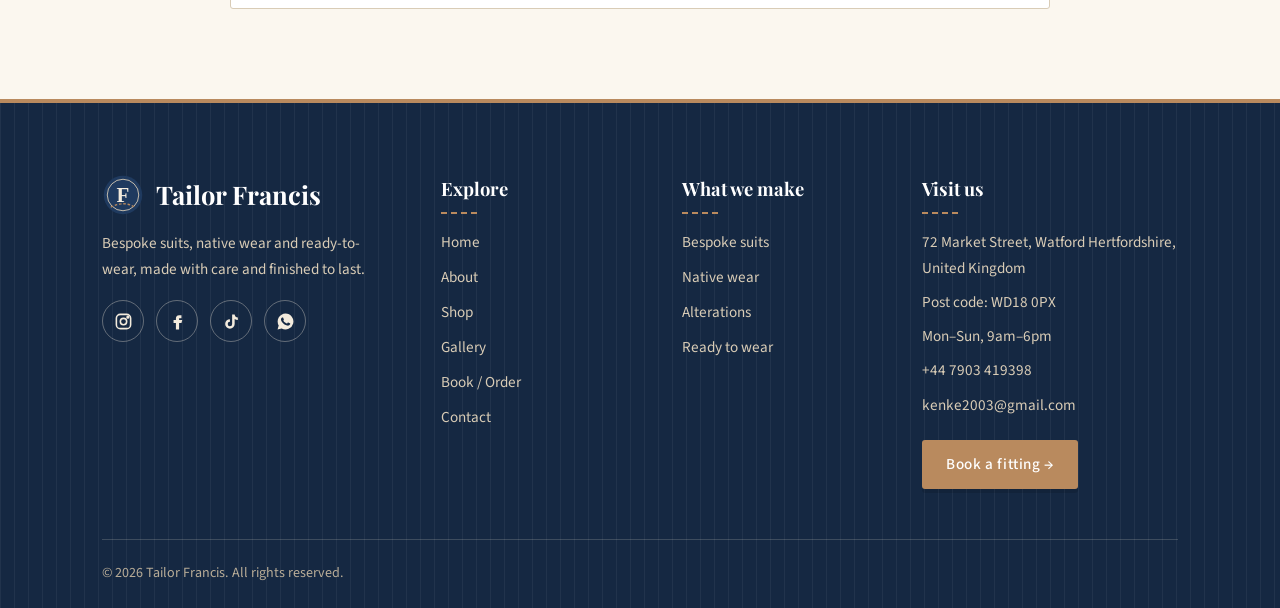
<file: book.html>
<!DOCTYPE html>
<html lang="en">
    <head>
        <meta charset="UTF-8">
        <meta name="viewport" content="width=device-width,initial-scale=1">
        <title>Book a Fitting | Tailor Francis</title>
        <meta name="description" content="Book a fitting or request a made-to-measure suit, native wear or alteration with Francis Tailoring, family tailors in Hertfordshire.">
        <link rel="canonical" href="https://tailor-francis.netlify.app/book.html">
        <meta name="theme-color" content="#1f3a5f">
        <meta property="og:type" content="website">
        <meta property="og:site_name" content="Francis Tailoring">
        <meta property="og:locale" content="en_GB">
        <meta property="og:title" content="Book a Fitting | Tailor Francis">
        <meta property="og:description" content="Book a fitting or request a made-to-measure suit, native wear or alteration with Francis Tailoring, family tailors in Hertfordshire.">
        <meta property="og:url" content="https://tailor-francis.netlify.app/book.html"><meta property="og:image" content="https://tailor-francis.netlify.app/img/Site1.jpg">
        <meta name="twitter:card" content="summary_large_image">
        <link rel="icon" href="data:image/svg+xml,%3Csvg xmlns='http://www.w3.org/2000/svg' viewBox='0 0 48 48'%3E%3Ccircle cx='24' cy='24' r='22' fill='%231f3a5f'/%3E%3Ctext x='24' y='32' text-anchor='middle' font-family='Georgia,serif' font-size='24' font-weight='700' fill='%23f3ebdd'%3EF%3C/text%3E%3C/svg%3E">
        <link rel="preconnect" href="https://fonts.googleapis.com">
        <link rel="preconnect" href="https://fonts.gstatic.com" crossorigin>
        <link rel="stylesheet" href="style.css">
    </head>

    <body>
        <header id="site-header"></header>

        <main>
            <div class="page-head">
                <h1>Book a fitting or request an order</h1>
                <p class="lead" style="margin:10px auto 0">Measurements are optional now; we can take them at the fitting.</p>
            </div>

            <section class="section">
                <form class="form" data-form="booking" novalidate>
                    <h3>Your details</h3>
                    <div class="row">
                        <div>
                            <label for="n">Full name</label>
                            <input id="n" name="Name" required>
                        </div>
                        <div>
                            <label for="p">Phone</label>
                            <input id="p" name="Phone" type="tel" required>
                        </div>
                    </div>
                    
                    <label for="e">Email</label>
                    <input id="e" name="Email" type="email">
                    <h3>Request</h3>
                    <div class="row">
                        <div>
                            <label for="t">Type</label>
                            <select id="t" name="Type" required>
                                <option value="">Choose…</option>
                                <option>Fitting appointment</option>
                                <option>Order: suit</option>
                                <option>Order: native wear</option>
                                <option>Alteration</option>
                            </select>
                        </div>   
                        <div>
                            <label for="d">Preferred date</label>
                            <input id="d" name="Date" type="date" required>
                        </div>
                    </div>
                    <label for="m">Details (style, fabric, event date)</label>
                    <textarea id="m" name="Details" rows="3"></textarea>
                    <h3>Measurements (inches)</h3>
                    <div class="row row3">
                        <div>
                            <label>Neck</label>
                            <input name="Neck" type="number" step=".1">
                        </div>
                        <div>
                            <label>Chest</label>
                            <input name="Chest" type="number" step=".1">
                        </div>
                        <div>
                            <label>Waist</label>
                            <input name="Waist" type="number" step=".1">
                        </div>
                        <div>
                            <label>Shoulder</label>
                            <input name="Shoulder" type="number" step=".1">
                        </div>
                        <div>
                            <label>Sleeve</label>
                            <input name="Sleeve" type="number" step=".1">
                        </div>
                        <div>
                            <label>Length</label>
                            <input name="Length" type="number" step=".1">
                        </div>
                        <div>
                            <label>Hip</label>
                            <input name="Hip" type="number" step=".1">
                        </div>
                        <div>
                            <label>Inseam</label>
                            <input name="Inseam" type="number" step=".1">
                        </div>
                    </div>
                    <p class="note">Your entries are saved on this device so you can finish later.</p>
                    <br>
                    <button class="btn" type="submit">Send request</button>
                    <div class="toast" role="status"></div>
                </form>
            </section>
        </main>

        <footer id="site-footer"></footer>
        <script src="script.js"></script>
    </body>
</html>
</file>
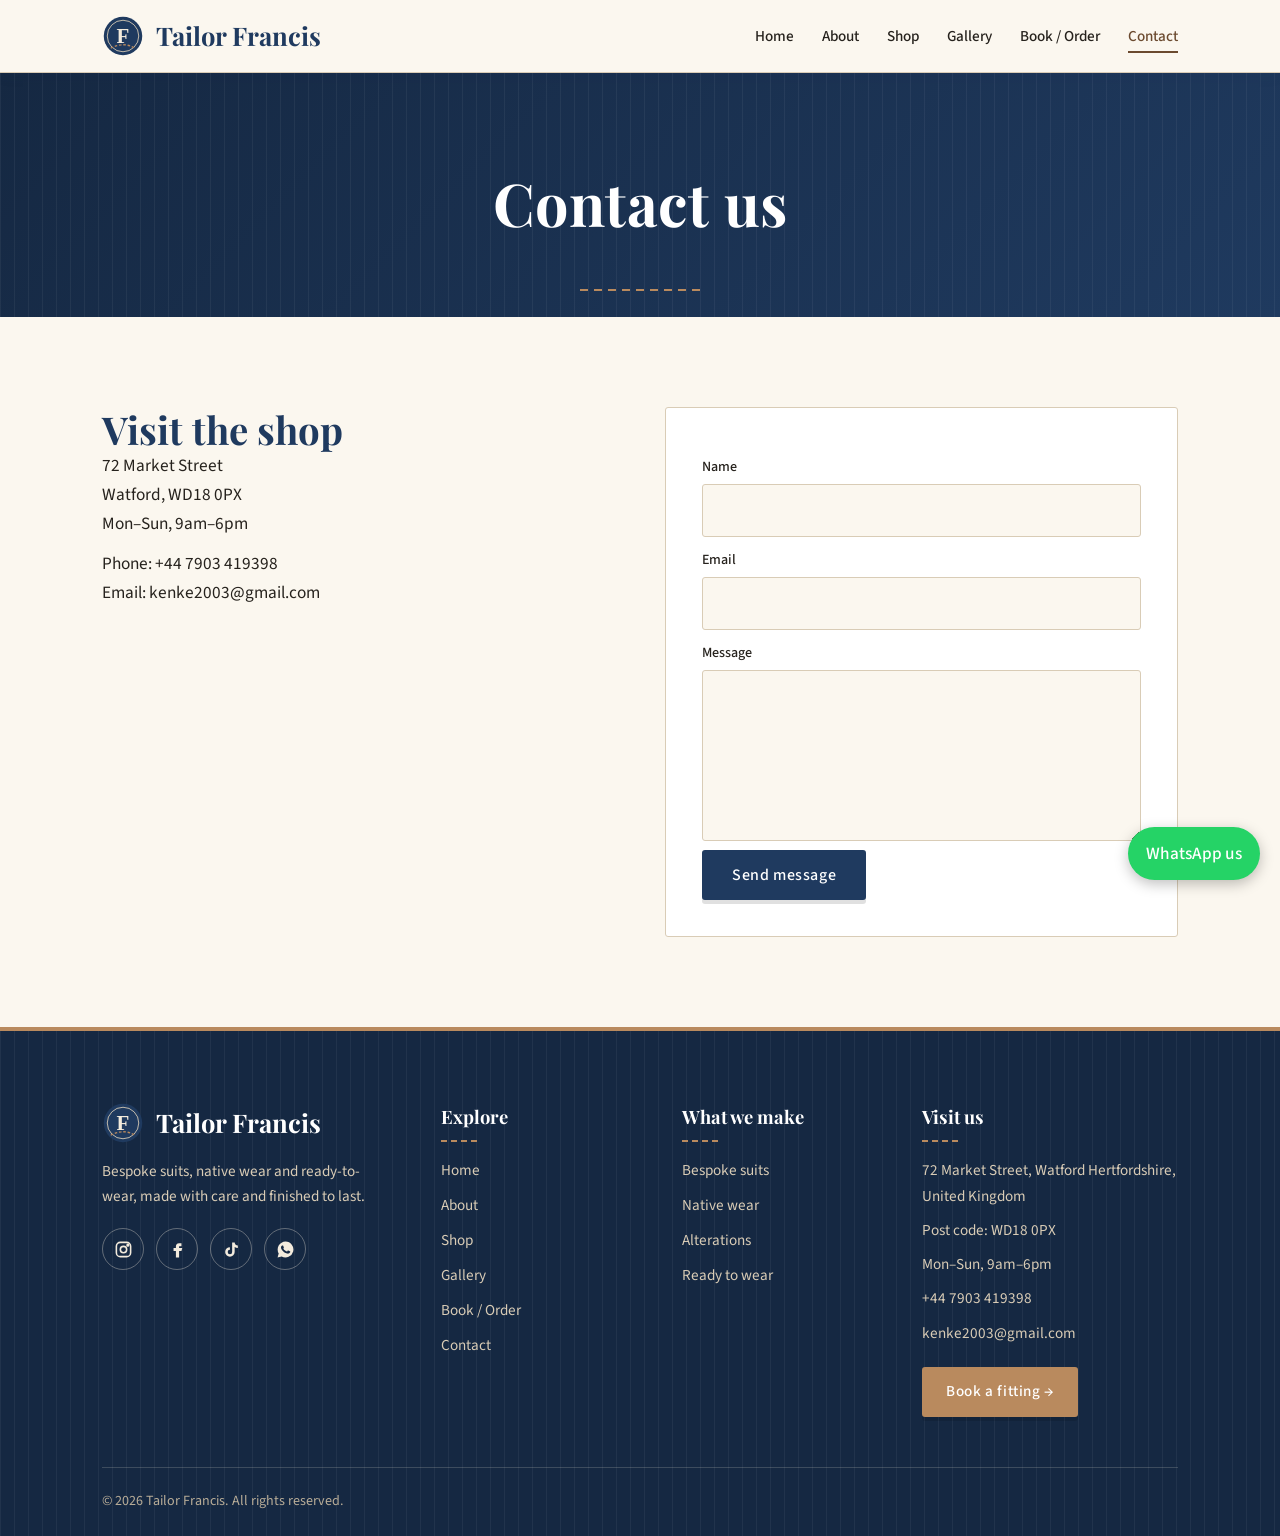
<file: contact.html>
<!DOCTYPE html>
<html lang="en">
    <head>
        <meta charset="UTF-8">
        <meta name="viewport" content="width=device-width,initial-scale=1">
        <title>Contact | Tailor Francis </title>
        <meta name="description" content="Visit or contact Tailor Francis.">
        <link rel="stylesheet" href="style.css">
    </head>

    <body>
        <header id="site-header"></header>
        <main>
            <div class="page-head">
                <h1>Contact us</h1>
            </div>
            <section class="section">
                <div class="contact-grid">
                    <div>
                        <h2>Visit the shop</h2>
                        <p>72 Market Street<br>Watford, WD18 0PX<br>Mon–Sun, 9am–6pm</p>
                        <p>Phone: +44 7903 419398<br>Email: kenke2003@gmail.com</p>
                        <iframe src="https://www.google.com/maps/embed?pb=!1m18!1m12!1m3!1d2475.324231030252!2d-0.4006708!3d51.6538998!2m3!1f0!2f0!3f0!3m2!1i1024!2i768!4f13.1!3m3!1m2!1s0x48766ac25f257ac1%3A0x354007ecbd75f615!2s72%20Market%20St%2C%20Watford%20WD18%200PX%2C%20UK!5e0!3m2!1sen!2sng!4v1793110899533!5m2!1sen!2sng" width="100%" height="300" style="border:0;" allowfullscreen="" loading="lazy" referrerpolicy="strict-origin-when-cross-origin"></iframe>
                    </div>
                    <form class="form" data-form="message" style="margin:0" novalidate>
                        <label for="n">Name</label>
                        <input id="n" name="Name" required>
                        <label for="e">Email</label>
                        <input id="e" name="Email" type="email" required>
                        <label for="m">Message</label>
                        <textarea id="m" name="Message" rows="5" required></textarea>
                        <br>
                        <button class="btn" type="submit">Send message</button>
                        <div class="toast" role="status"></div>
                    </form>
                </div>
            </section>
        </main>
        <footer id="site-footer"></footer>
        <script src="script.js"></script>
    </body>
</html>
</file>
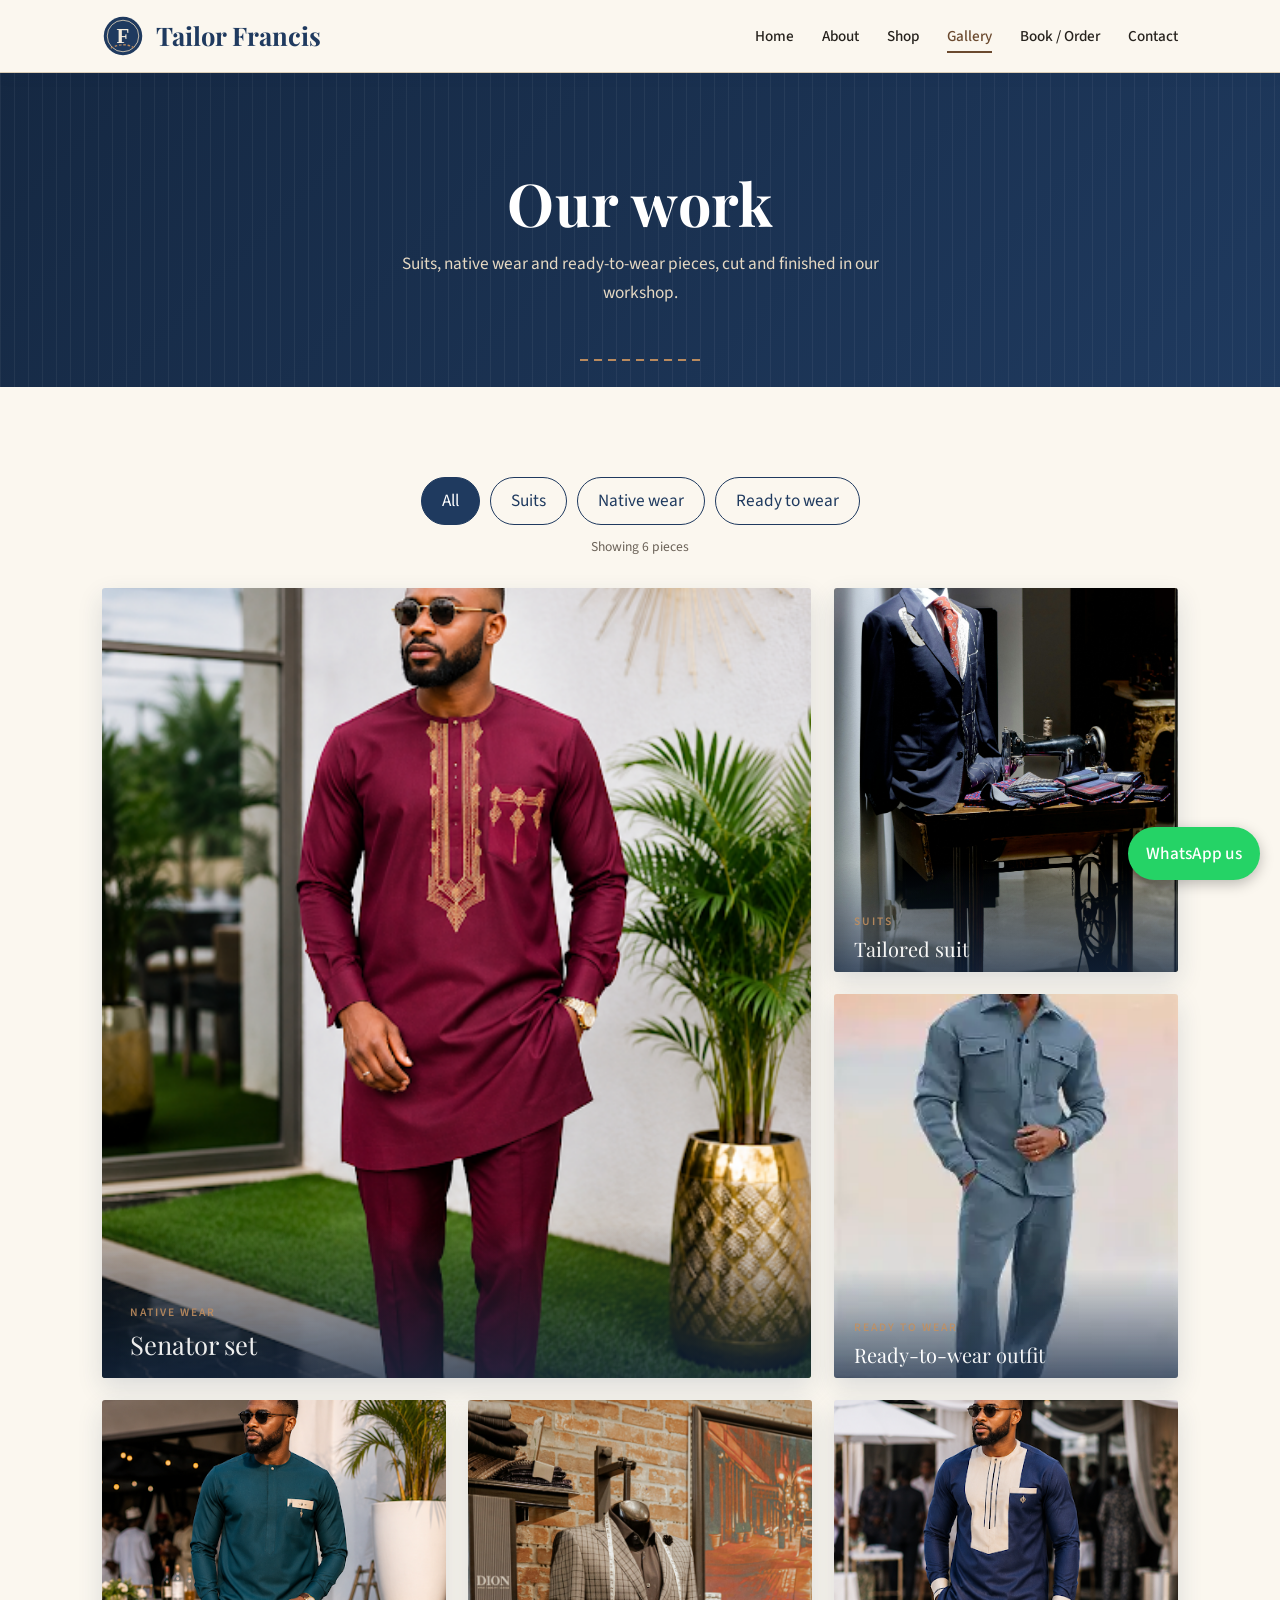
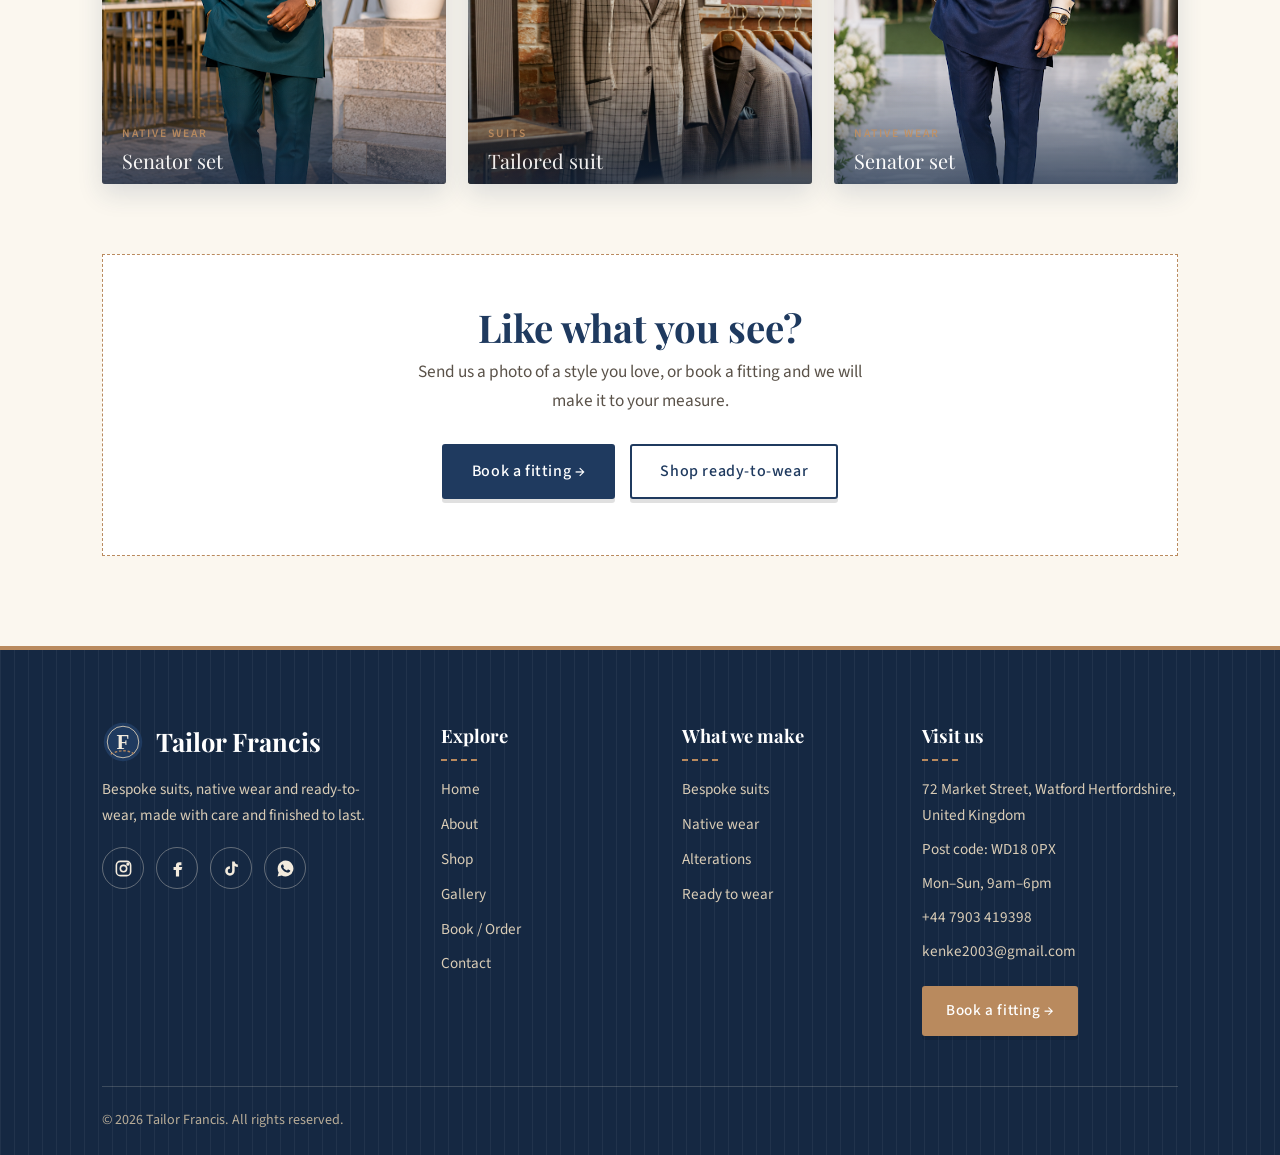
<file: gallery.html>
<!DOCTYPE html>
<html lang="en">
    <head>
        <meta charset="UTF-8">
        <meta name="viewport" content="width=device-width,initial-scale=1">
        <title>Gallery | Tailor Francis</title>
        <meta name="description" content="See bespoke suits, senator wear and ready-to-wear outfits made by Francis Tailoring, family tailors in Hertfordshire.">
        <link rel="canonical" href="https://tailor-francis.netlify.app/gallery.html">
        <meta name="theme-color" content="#1f3a5f">
        <meta property="og:type" content="website">
        <meta property="og:site_name" content="Tailor Francis">
        <meta property="og:locale" content="en_GB">
        <meta property="og:title" content="Our Work | Suits and Native Wear Gallery | Tailor Francis">
        <meta property="og:description" content="See bespoke suits, senator wear and ready-to-wear outfits made by Tailor Francis, family tailors in Hertfordshire.">
        <meta property="og:url" content="https://tailor-francis.netlify.app/gallery.html">
        <meta property="og:image" content="https://tailor-francis.netlify.app/img/Site1.jpg">
        <meta name="twitter:card" content="summary_large_image">
        <link rel="icon" href="data:image/svg+xml,%3Csvg xmlns='http://www.w3.org/2000/svg' viewBox='0 0 48 48'%3E%3Ccircle cx='24' cy='24' r='22' fill='%231f3a5f'/%3E%3Ctext x='24' y='32' text-anchor='middle' font-family='Georgia,serif' font-size='24' font-weight='700' fill='%23f3ebdd'%3EF%3C/text%3E%3C/svg%3E">
        <link rel="preconnect" href="https://fonts.googleapis.com">
        <link rel="preconnect" href="https://fonts.gstatic.com" crossorigin>
        <link rel="stylesheet" href="style.css">
    </head>
    <body>
        <header id="site-header"></header>
        <main>
            <div class="page-head">
                <h1>Our work</h1>
                <p class="lead" style="margin:12px auto 0">Suits, native wear and ready-to-wear pieces, cut and finished in our workshop.</p>
            </div>
            <section class="section">
                <div class="filters">
                    <button class="on" data-f="all">All</button>
                    <button data-f="suits">Suits</button>
                    <button data-f="native">Native wear</button>
                    <button data-f="rtw">Ready to wear</button>
                </div>
                <p class="note center" id="count"></p>
                <div class="gallery">
                    <figure data-cat="native" data-title="Senator set">
                        <img src="senator1.webp" alt="Senator wear, set 1" loading="lazy" decoding="async">
                        <figcaption><small>Native wear</small>Senator set</figcaption>
                    </figure>
                    <figure data-cat="suits" data-title="Tailored suit">
                        <img src="suit2.jpg" alt="Tailored suit 1" loading="lazy" decoding="async">
                        <figcaption><small>Suits</small>Tailored suit</figcaption>
                    </figure>
                    <figure data-cat="rtw" data-title="Ready-to-wear outfit">
                        <img src="r2wm1.webp" alt="Ready-to-wear outfit" loading="lazy" decoding="async">
                        <figcaption><small>Ready to wear</small>Ready-to-wear outfit</figcaption>
                    </figure>
                    <figure data-cat="native" data-title="Senator set">
                        <img src="senator2.webp" alt="Senator wear, set 2" loading="lazy" decoding="async">
                        <figcaption><small>Native wear</small>Senator set</figcaption>
                    </figure>
                    <figure data-cat="suits" data-title="Tailored suit">
                        <img src="suit3.jpg" alt="Tailored suit 2" loading="lazy" decoding="async">
                        <figcaption><small>Suits</small>Tailored suit</figcaption>
                    </figure>
                    <figure data-cat="native" data-title="Senator set">
                        <img src="senator3.webp" alt="Senator wear, set 3" loading="lazy" decoding="async">
                        <figcaption><small>Native wear</small>Senator set</figcaption>
                    </figure>
                </div>
                <div class="gal-cta">
                    <h2>Like what you see?</h2>
                    <p>Send us a photo of a style you love, or book a fitting and we will make it to your measure.</p>
                    <a href="book.html" class="btn">Book a fitting</a>
                    <a href="shop.html" class="btn-outline">Shop ready-to-wear</a>
                </div>
            </section>
        </main>

        <div class="lightbox" role="dialog" aria-label="Photo viewer">
            <button class="lb-close" aria-label="Close">×</button>
            <button class="lb-prev" aria-label="Previous">‹</button>
            <button class="lb-next" aria-label="Next">›</button>
            <figure>
                <img alt="">
                <figcaption></figcaption>
                <span class="lb-num"></span>
            </figure>
        </div>
        <footer id="site-footer"></footer>
        <script src="script.js"></script>
    </body>
</html>
</file>
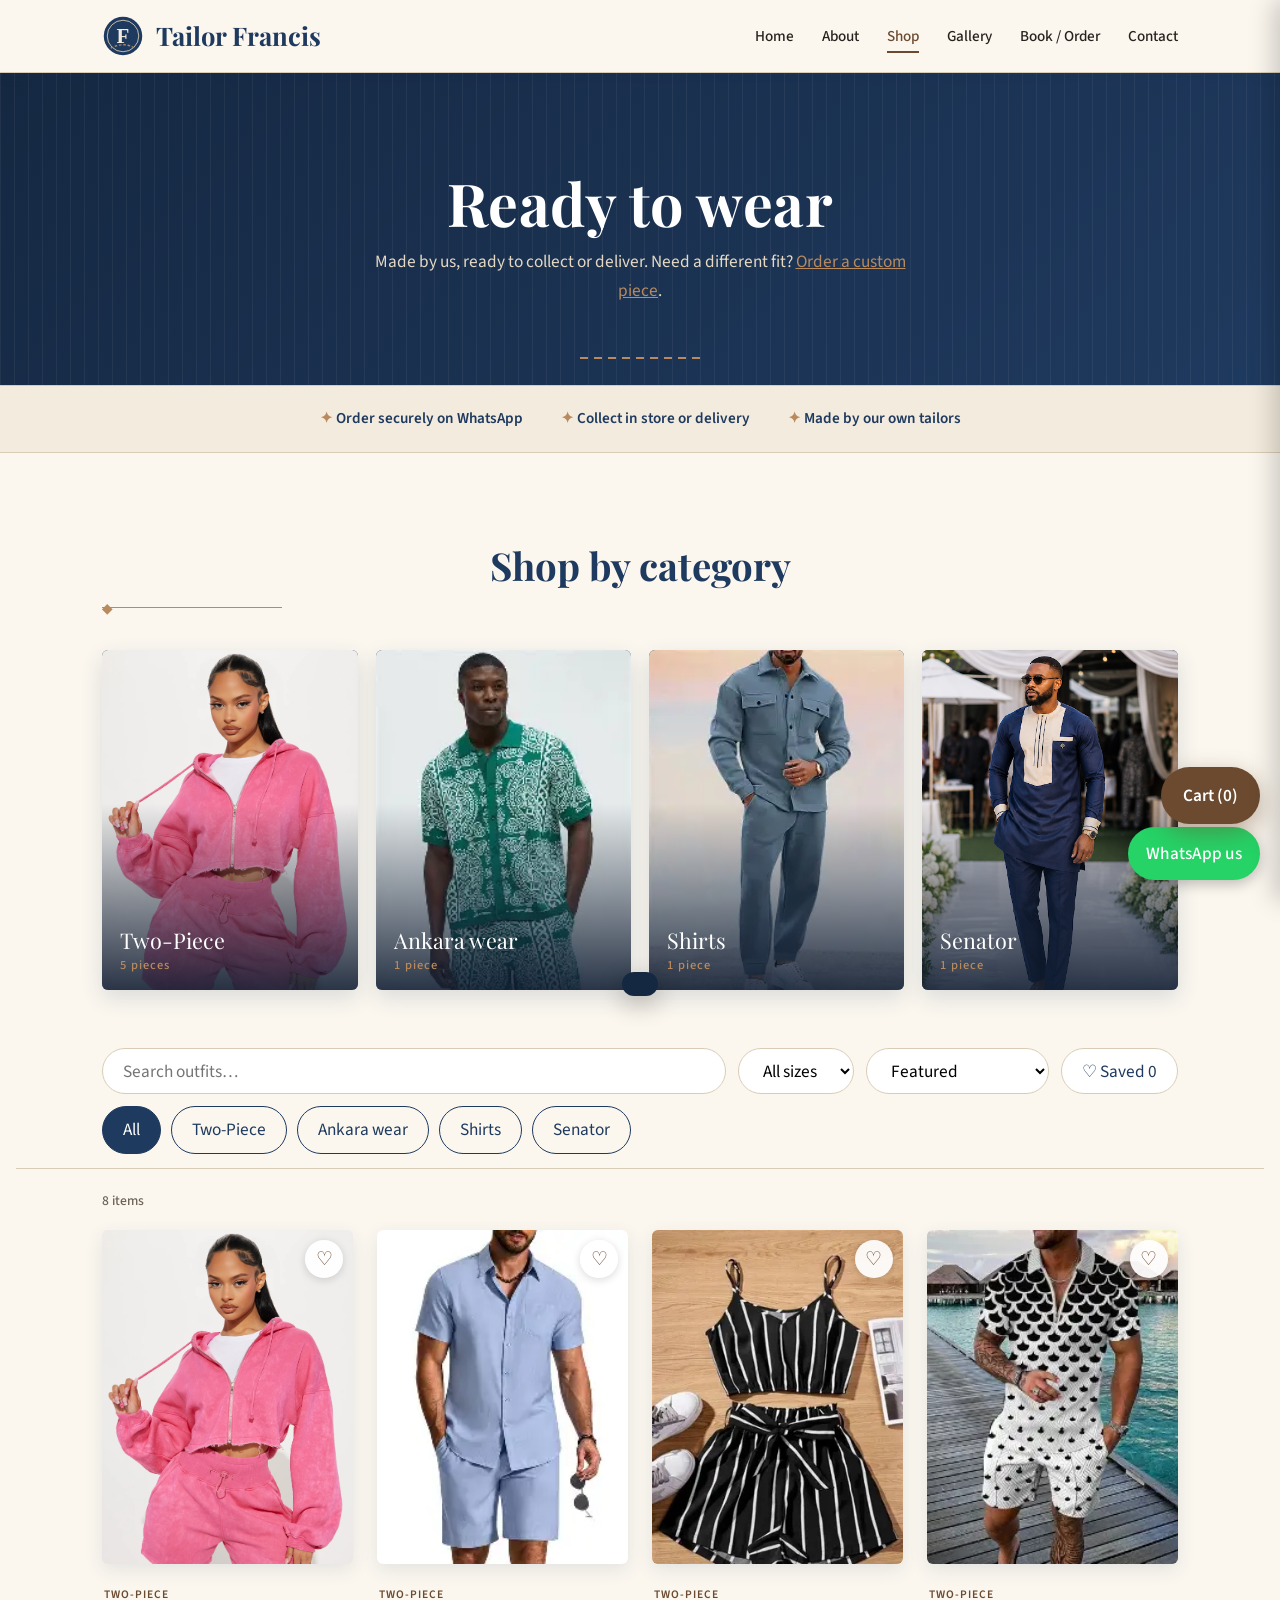
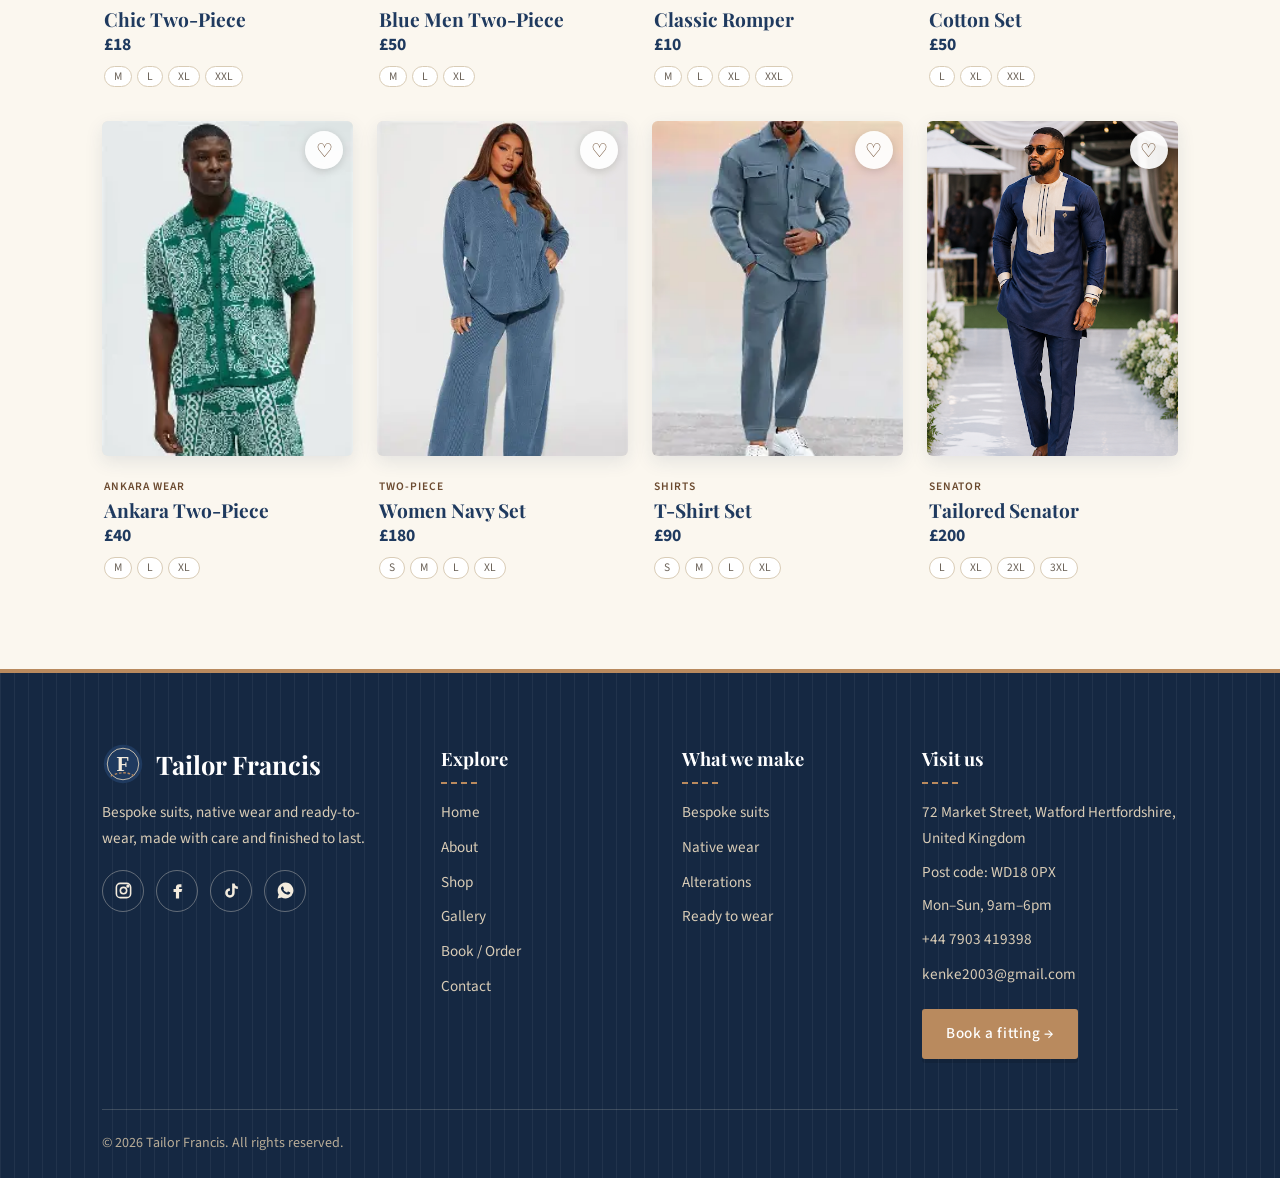
<file: shop.html>
<!DOCTYPE html>
<html lang="en">
    <head>
        <meta charset="UTF-8">
        <meta name="viewport" content="width=device-width,initial-scale=1">
        <title>Shop Ready-to-Wear | Tailor Francis</title>
        <meta name="description" content="Ready-to-wear suits, native wear and shirts.">
        <meta name="description" content="Shop ready-to-wear two-piece sets, senator wear, Ankara outfits and shirts from Francis Tailoring in Hertfordshire. Order on WhatsApp.">
        <link rel="canonical" href="https://tailor-francis.netlify.app/shop.html">
        <meta name="theme-color" content="#1f3a5f">
        <meta property="og:type" content="website">
        <meta property="og:site_name" content="Tailor Francis">
        <meta property="og:locale" content="en_GB">
        <meta property="og:title" content="Ready-to-Wear Suits and Native Wear | Tailor Francis">
        <meta property="og:description" content="Shop ready-to-wear two-piece sets, senator wear, Ankara outfits and shirts from Tailor Francis in Hertfordshire. Order on WhatsApp.">
        <meta property="og:url" content="https://tailor-francis.netlify.app/shop.html">
        <meta property="og:image" content="https://tailor-francis.netlify.app/img/Site1.jpg">
        <meta name="twitter:card" content="summary_large_image">
        <link rel="icon" href="data:image/svg+xml,%3Csvg xmlns='http://www.w3.org/2000/svg' viewBox='0 0 48 48'%3E%3Ccircle cx='24' cy='24' r='22' fill='%231f3a5f'/%3E%3Ctext x='24' y='32' text-anchor='middle' font-family='Georgia,serif' font-size='24' font-weight='700' fill='%23f3ebdd'%3EF%3C/text%3E%3C/svg%3E">
        <link rel="preconnect" href="https://fonts.googleapis.com"><link rel="preconnect" href="https://fonts.gstatic.com" crossorigin>
        <link rel="stylesheet" href="style.css">
    </head>
    <body>
        <header id="site-header"></header>
        <main>
            <div class="page-head">
                <h1>Ready to wear</h1>
                <p class="lead" style="margin:10px auto 0">Made by us, ready to collect or deliver. Need a different fit? 
                    <a href="book.html"><u>Order a custom piece</u></a>.
                </p>
            </div>
            <div class="trust">
                <span>Order securely on WhatsApp</span>
                <span>Collect in store or delivery</span>
                <span>Made by our own tailors</span>
            </div>
            <section class="section">
                <h2 class="center" style="margin-bottom:34px">Shop by category</h2>
                <div class="tiles" id="tiles"></div>
                <div class="bar" id="bar">
                    <div class="toolbar">
                        <input type="search" id="q" placeholder="Search outfits…" aria-label="Search">
                            <select id="size" aria-label="Filter by size">
                                <option value="">All sizes</option>
                            </select>
                            <select id="sort" aria-label="Sort">
                                <option value="">Featured</option>
                                <option value="lo">Price: low to high</option>
                                <option value="hi">Price: high to low</option>
                                <option value="az">Name: A to Z</option>
                            </select>
                            <button class="saved-btn" id="saved" aria-pressed="false">♡ Saved <span id="saved-n">0</span></button>
                    </div>
                    <div class="cats" id="cats"></div>
                </div>
                <p class="note center" id="results"></p>
                <div class="shop-grid" id="shop-grid"></div>
                <div class="empty" id="empty" hidden>
                    <h3>Nothing matches that</h3>
                    <p>Try another size or search, or ask us for something specific.</p>
                    <button class="btn" id="reset">Clear filters</button>
                </div>
            </section>
        </main>

        <button class="cart-btn" id="open-cart">Cart (<span id="cart-count">0</span>)</button>
        <div class="toast-pop" id="pop" role="status"></div>

        <div class="modal" id="modal" role="dialog" aria-modal="true" aria-label="Product details">
            <div class="modal-box" id="modal-box"></div>
        </div>

        <div class="scrim" id="scrim"></div>
        <aside class="drawer" id="drawer" aria-label="Shopping cart">
            <button class="close" aria-label="Close cart">×</button>
            <h2>Your cart</h2>
            <div id="cart-items"></div>
            <div class="total">
                <span>Total</span>
                <span id="cart-total"></span>
            </div>

            <form id="checkout">
                <label for="cn">Your name</label>
                <input id="cn" name="cname" required autocomplete="name">
                <label for="cp">Phone</label>
                <input id="cp" name="cphone" type="tel" required autocomplete="tel">
                <fieldset class="ship">
                    <label>
                        <input type="radio" name="mode" value="Collect in store" checked> Collect in store
                    </label>
                    <label>
                        <input type="radio" name="mode" value="Delivery"> Delivery
                    </label>
                </fieldset>
                <div id="area-wrap" hidden>
                    <label for="ca">Delivery area</label>
                    <input id="ca" name="carea">
                </div>
                <label for="cx">Note (optional)</label>
                <input id="cx" name="cnote" placeholder="e.g. needed by Friday">
                <br><br>
                <button class="btn" type="submit" style="width:100%">Order on WhatsApp</button>
                <p class="note" style="margin-top:10px">Payment and delivery are agreed on WhatsApp.</p>
                <div class="toast" id="msg" role="status"></div>
            </form>
        </aside>
        <footer id="site-footer"></footer>
        <script src="script.js"></script>
        <script src="shop.js"></script>
    </body>
</html>
</file>
<file: style.css>
@import url('https://fonts.googleapis.com/css2?family=Playfair+Display:wght@500;600;700&family=Source+Sans+3:wght@400;500;600&display=swap');
/* ---------- BASE ---------- */
:root{--navy:#1f3a5f;--navy-d:#152842;--beige:#f3ebdd;--cream:#fbf7ef;--brown:#6b4a2f;--gold:#b98a5e;--ink:#26221d;--line:#d9ccb6;
 --stripe:repeating-linear-gradient(90deg,rgba(255,255,255,.05) 0 1px,transparent 1px 14px)}
*{margin:0;padding:0;box-sizing:border-box}
html{scroll-behavior:smooth}
html,body{overflow-x:hidden;max-width:100%}
body{font-size:1.08rem;font-family:'Source Sans 3',Arial,sans-serif;background:var(--cream);color:var(--ink);line-height:1.7}
h1,h2,h3{font-family:'Playfair Display',Georgia,serif;color:var(--navy);line-height:1.15}
h1{font-size:clamp(2.3rem,5vw,3.7rem)}
h2{font-size:clamp(1.8rem,3.5vw,2.4rem);position:relative}
h3{font-size:1.5rem}
a{text-decoration:none;color:inherit}
img{width:100%;display:block}
:focus-visible{outline:3px solid var(--brown);outline-offset:3px}
@keyframes pop{from{opacity:0;transform:scale(.96)}to{opacity:1;transform:none}}
@media(max-width:560px){body{font-size:1rem}}

/* ---------- SHARED COMPONENTS ---------- */
/* layout */
.section{padding:90px 8%}
.alt{background:var(--beige)}
.center{text-align:center}
.lead{max-width:60ch;color:#5a5249}
.center .lead{margin:12px auto 0}
.note{font-size:.85rem;color:#6b6258}
.tag{display:inline-block;color:var(--brown);font-weight:600;letter-spacing:2px;text-transform:uppercase;font-size:.85rem;margin-bottom:14px}
.more{display:inline-block;margin-top:14px;color:var(--brown);font-weight:600;border-bottom:1px solid var(--gold)}
.more:hover{color:var(--navy)}
.ic{font-size:1.7rem;color:var(--gold);margin-bottom:10px;line-height:1}
.stars{color:var(--gold);letter-spacing:3px;font-size:1.1rem;display:block;margin-bottom:6px}
@media(max-width:900px){.section{padding:64px 6%}}

/* section headings with gold ornament */
.center h2::after,.section>h2::after{content:"◆";display:block;color:var(--gold);font-size:.8rem;margin:12px auto 0;letter-spacing:10px;background:linear-gradient(var(--gold),var(--gold)) center/180px 1px no-repeat;padding-top:2px;text-align:center}
.section>h2::after{margin-left:0;text-align:left;background-position:left center;width:180px}

/* buttons */
.btn,.btn-outline{display:inline-block;padding:12px 28px;border-radius:3px;font-weight:500;cursor:pointer;font-family:inherit;font-size:1rem;letter-spacing:.6px;box-shadow:0 4px 0 rgba(0,0,0,.12);transition:background .25s,color .25s}
.btn{background:var(--navy);color:#fff;border:2px solid var(--navy)}
.btn:hover{background:var(--navy-d)}
.btn-outline{border:2px solid var(--navy);color:var(--navy);background:none}
.btn-outline:hover{background:var(--navy);color:#fff}
.btn:hover,.btn-outline:hover{transform:translateY(-2px);box-shadow:0 10px 20px rgba(31,58,95,.25)}
.btn:not(.cta .btn):not([type=submit])::after{content:" →"}

/* photo placeholders and framed images */
.ph{position:relative;display:flex;align-items:flex-end;min-height:220px;padding:18px;background:var(--stripe),linear-gradient(135deg,var(--navy),var(--brown));color:var(--beige);font-family:'Playfair Display',Georgia,serif;font-size:1.3rem;border-radius:4px}
.ph::after{content:"";position:absolute;inset:10px;border:1px dashed rgba(243,235,221,.5);border-radius:2px;pointer-events:none}
.ph img{position:absolute;inset:0;width:100%;height:100%;object-fit:cover;border-radius:2px}
.hero .ph,.split .ph,.team .ph{box-shadow:16px 16px 0 var(--beige),16px 16px 0 1px var(--gold)}
@media(max-width:900px){.hero .ph,.split .ph,.team .ph{box-shadow:8px 8px 0 var(--beige)}}

/* page header banner (every page except Home) */
.page-head{position:relative;overflow:hidden;padding:96px 8% 80px;text-align:center;background:var(--stripe),linear-gradient(135deg,var(--navy-d),var(--navy));color:var(--beige)}
.page-head h1{color:#fff;letter-spacing:.5px}
.page-head p,.page-head .lead{color:#e6d9c3}
.page-head a{color:var(--gold)}
.page-head::after{content:"";position:absolute;left:50%;bottom:26px;width:120px;height:2px;transform:translateX(-50%);background:repeating-linear-gradient(90deg,var(--gold) 0 8px,transparent 8px 14px)}
@media(max-width:900px){.page-head{padding:64px 6% 56px}}

/* numbers strip */
.facts{display:flex;flex-wrap:wrap;gap:40px;padding:48px 8%;text-align:center;background:var(--stripe),var(--navy-d);color:var(--beige)}
.facts div{flex:1;min-width:150px;border-right:1px solid rgba(243,235,221,.2)}
.facts div:last-child{border:0}
.facts b{display:block;font-family:'Playfair Display',Georgia,serif;font-size:3rem;color:var(--gold)}
@media(max-width:900px){.facts{gap:24px;padding-left:6%;padding-right:6%}.facts div{border:0}.facts b{font-size:2.4rem}}
@media(max-width:560px){.facts{padding:36px 6%}.facts div{min-width:40%}}

/* trust strip */
.trust{display:flex;flex-wrap:wrap;justify-content:center;gap:12px 38px;padding:20px 8%;background:var(--beige);border-block:1px solid var(--line);font-weight:600;color:var(--navy);font-size:.95rem}
.trust span::before{content:"✦ ";color:var(--gold)}
@media(max-width:900px){.trust{padding:18px 6%}}

/* cards and grids */
.grid{display:grid;grid-template-columns:repeat(3,1fr);gap:28px;margin-top:44px}
.grid4{grid-template-columns:repeat(4,1fr)}
.card{position:relative;background:#fff;padding:34px;border:1px solid var(--line);border-top:4px solid var(--brown);border-radius:3px;box-shadow:0 2px 0 var(--line);transition:transform .35s,box-shadow .35s,border-color .35s}
.card::after{content:"";position:absolute;inset:7px;border:1px dashed var(--line);pointer-events:none;transition:border-color .35s}
.card:hover{transform:translateY(-8px);box-shadow:0 22px 40px rgba(31,58,95,.16)}
.card:hover::after{border-color:var(--gold)}
.card h3{margin-bottom:8px}
.card p{color:#5a5249;font-size:.95rem}
.card .price{display:block;margin-top:14px;color:var(--brown);font-weight:600}
@media(max-width:1100px){.grid4{grid-template-columns:1fr 1fr}}
@media(max-width:900px){.grid{grid-template-columns:1fr 1fr}}
@media(max-width:560px){.grid,.grid4{grid-template-columns:1fr}.card{padding:26px 22px}}

/* numbered steps */
.steps{counter-reset:s;list-style:none;display:grid;grid-template-columns:repeat(4,1fr);gap:28px;margin-top:44px}
.steps3{grid-template-columns:repeat(3,1fr)}
.steps li{counter-increment:s}
.steps li::before{content:counter(s);display:grid;place-items:center;width:44px;height:44px;border-radius:50%;background:var(--brown);color:#fff;font-weight:600;margin-bottom:12px;box-shadow:0 0 0 6px rgba(185,138,94,.25);font-family:'Playfair Display',Georgia,serif;font-size:1.2rem}
@media(max-width:900px){.steps,.steps3{grid-template-columns:1fr 1fr}}
@media(max-width:560px){.steps,.steps3{grid-template-columns:1fr}}

/* reviews, FAQ, pills */
.quote{position:relative;background:#fff;padding:30px;border-left:4px solid var(--gold);box-shadow:0 8px 24px rgba(0,0,0,.06);font-family:'Playfair Display',Georgia,serif;font-size:1.0rem;color:var(--navy)}
.quote::before{content:"“";position:absolute;top:-6px;left:18px;font-size:4rem;color:var(--gold);font-family:Georgia,serif;line-height:1}
.quote small{display:block;font:400 .9rem 'Source Sans 3';color:var(--brown);margin-top:8px}
details{background:#fff;border:1px solid var(--line);padding:16px 22px;margin-top:12px;border-radius:3px;max-width:760px;transition:transform .35s,box-shadow .35s,border-color .35s}
summary{cursor:pointer;font-weight:500;color:var(--navy)}
details p{margin-top:8px;color:#5a5249}
.pill{display:inline-block;background:#fff;border:1px solid var(--brown);color:var(--brown);padding:6px 16px;border-radius:30px;margin:4px;font-size:.9rem;transition:.25s}
.pill:hover{background:var(--brown);color:#fff;transform:translateY(-2px)}

/* closing call-to-action banner */
.cta{background:var(--stripe),linear-gradient(135deg,var(--navy-d),var(--navy));color:var(--beige);text-align:center;padding:100px 8%}
.cta h2{color:#fff;margin-bottom:12px;font-size:clamp(2rem,4vw,3rem)}
.cta h2::after{display:none}
.cta .btn{background:var(--beige);color:var(--navy);border-color:var(--beige);margin:20px 8px 0}
.cta .btn-outline{border-color:var(--beige);color:var(--beige);margin:20px 8px 0}
.cta .btn-outline:hover{background:var(--beige);color:var(--navy)}
@media(max-width:900px){.cta{padding:70px 6%}}
@media(max-width:560px){.cta .btn,.cta .btn-outline{display:block;width:100%;text-align:center;margin:10px 0 0}}

/* forms (Book, Contact, cart) */
label{display:block;font-size:.88rem;font-weight:500;margin:12px 0 4px}
input,select,textarea{width:100%;padding:11px 13px;border:1px solid var(--line);border-radius:3px;font:inherit;background:var(--cream)}
input.bad,select.bad{border-color:#a33}
.err{color:#a33;font-size:.8rem;min-height:1em}
.toast{display:none;margin-top:20px;padding:14px;background:#e8f0e4;border:1px solid #9bb48f;border-radius:3px}
.toast.show{display:block}

/* ---------- HEADER & FOOTER ---------- */
.navbar{position:sticky;top:0;z-index:50;display:flex;justify-content:space-between;align-items:center;padding:14px 8%;background:var(--cream);border-bottom:1px solid var(--line);box-shadow:0 2px 14px rgba(31,58,95,.08)}
.logo{display:flex;align-items:center;gap:12px;font-family:'Playfair Display',Georgia,serif;font-size:1.6rem;font-weight:700;color:var(--navy);transition:transform .3s}
.logo:hover{transform:scale(1.03)}
.logo svg{width:42px;height:42px}
.nav-links{display:flex;gap:28px;list-style:none;align-items:center}
.nav-links a{font-weight:500;font-size:.95rem;padding:4px 0;border-bottom:2px solid transparent}
.nav-links a:hover,.nav-links a.active{border-color:var(--brown);color:var(--brown)}
.menu-btn{display:none;background:none;border:1px solid var(--navy);color:var(--navy);padding:6px 12px;border-radius:4px;font:inherit;cursor:pointer}
@media(max-width:1100px){
 .menu-btn{display:block}
 .nav-links{display:none;position:absolute;top:100%;left:0;right:0;flex-direction:column;align-items:flex-start;gap:14px;background:var(--cream);padding:20px 8%;border-bottom:1px solid var(--line);box-shadow:0 12px 20px rgba(0,0,0,.08)}
 .nav-links.open{display:flex}}
@media(max-width:900px){.navbar{padding-left:6%;padding-right:6%}}
@media(max-width:560px){.logo{font-size:1.2rem}.logo svg{width:34px;height:34px}}

footer{position:relative;background:var(--stripe),var(--navy-d);border-top:4px solid var(--gold);color:var(--beige);padding:70px 8% 0}
footer a:hover{text-decoration:underline}
.foot{display:grid;grid-template-columns:1.5fr 1fr 1fr 1.3fr;gap:44px}
.foot h4{position:relative;font-family:'Playfair Display',Georgia,serif;color:#fff;font-size:1.15rem;margin-bottom:16px;padding-bottom:10px}
.foot h4::after{content:"";position:absolute;left:0;bottom:0;width:40px;height:2px;background:repeating-linear-gradient(90deg,var(--gold) 0 6px,transparent 6px 10px)}
.foot a:not(.logo):not(.btn){display:block;color:#d9ccb6;margin-bottom:9px;font-size:.95rem;transition:color .2s,transform .2s}
.foot a:not(.logo):not(.btn):hover{color:var(--gold);transform:translateX(4px);text-decoration:none}
.foot p{color:#d9ccb6;font-size:.95rem;margin-bottom:8px}
.fbrand .logo{color:#fff;margin-bottom:14px}
.fbrand p{max-width:34ch;margin-bottom:18px}
.social{display:flex;gap:12px}
.social a{width:42px;height:42px;display:grid!important;place-items:center;border:1px solid rgba(243,235,221,.35);border-radius:50%;margin:0!important;color:var(--beige)!important;transition:.25s}
.social a svg{width:19px;height:19px}
.social a:hover{background:var(--gold);border-color:var(--gold);color:#fff!important;transform:translateY(-3px)!important}
.fbtn{background:var(--gold);border-color:var(--gold);color:#fff;margin-top:12px;padding:10px 22px;font-size:.95rem}
.fbtn:hover{background:var(--brown);border-color:var(--brown)}
.fbar{display:flex;justify-content:space-between;flex-wrap:wrap;gap:8px;margin-top:50px;padding:22px 0;border-top:1px solid rgba(243,235,221,.18);font-size:.88rem;color:#b9ad98}
@media(max-width:900px){footer{padding:56px 6% 0}.foot{grid-template-columns:1fr 1fr;gap:36px}}
@media(max-width:560px){.foot{grid-template-columns:1fr}.fbar{flex-direction:column;text-align:center}}

/* floating buttons */
.wa{position:fixed;right:20px;bottom:20px;z-index:40;background:#25d366;color:#fff;padding:12px 18px;border-radius:30px;font-weight:500;box-shadow:0 4px 14px rgba(0,0,0,.25)}
.top{position:fixed;left:20px;bottom:20px;z-index:40;display:none;width:42px;height:42px;border-radius:50%;border:0;background:var(--brown);color:#fff;cursor:pointer}
@media(max-width:560px){.wa{padding:10px 14px;font-size:.9rem}}

/* ---------- HOME ---------- */
.hero{display:grid;grid-template-columns:1.1fr .9fr;gap:60px;align-items:center;padding:80px 8%;background:radial-gradient(circle at 85% 20%,rgba(185,138,94,.22),transparent 45%),radial-gradient(circle at 5% 90%,rgba(31,58,95,.12),transparent 40%)}
.hero h1{font-size:clamp(2.6rem,6vw,4.6rem)}
.hero p{margin:20px 0 30px;max-width:48ch;color:#5a5249}
.hero .ph{min-height:460px;border:10px solid var(--beige);outline:1px solid var(--line)}
.hero-buttons{display:flex;gap:16px;flex-wrap:wrap}
.hero-note{margin-top:22px;display:flex;gap:22px;flex-wrap:wrap;font-size:.92rem;color:#5a5249}
.hero-note span::before{content:"✓ ";color:var(--brown);font-weight:700}
@media(max-width:900px){.hero{grid-template-columns:1fr;padding:50px 6%;gap:36px}.hero .ph{min-height:300px}}
@media(max-width:560px){.hero-buttons .btn,.hero-buttons .btn-outline{display:block;width:100%;text-align:center;margin:10px 0 0}}

.look{display:grid;grid-template-columns:1.3fr 1fr 1fr;gap:20px;margin-top:44px}
.look a{display:block;position:relative}
.look .ph{min-height:300px;transition:transform .4s}
.look a:hover .ph{transform:scale(1.02)}
.look a:first-child{grid-row:span 2}
.look a:first-child .ph{min-height:620px}
.look span{position:absolute;left:18px;bottom:16px;z-index:2;color:#fff;font-family:'Playfair Display',Georgia,serif;font-size:1.3rem;text-shadow:0 2px 8px rgba(0,0,0,.5)}

.promo{display:grid;grid-template-columns:1.2fr 1fr;gap:50px;align-items:center;padding:80px 8%;background:var(--stripe),linear-gradient(135deg,var(--brown),#4a3320);color:var(--beige)}
.promo h2{color:#fff}
.promo h2::after{display:none}
.promo p{margin:14px 0 24px;color:#ecdfc9;max-width:50ch}
.promo .btn{background:var(--beige);color:var(--navy);border-color:var(--beige)}
.promo .ph{min-height:300px;box-shadow:14px 14px 0 rgba(0,0,0,.2)}

.visit{display:grid;grid-template-columns:repeat(3,1fr);gap:28px;margin-top:40px;text-align:center}
.visit div{padding:26px;background:#fff;border:1px solid var(--line);border-top:4px solid var(--navy)}
.visit b{display:block;font-family:'Playfair Display',Georgia,serif;color:var(--navy);font-size:1.2rem;margin-bottom:6px}
@media(max-width:900px){.look,.promo,.visit{grid-template-columns:1fr}.look a:first-child{grid-row:auto}.look a:first-child .ph{min-height:340px}.promo{padding:60px 6%}}

/* ---------- ABOUT ---------- */
.split{display:grid;grid-template-columns:1fr 1fr;gap:60px;align-items:center}
.split .ph{min-height:420px}
.split p{margin-top:14px;color:#5a5249}

.timeline{list-style:none;max-width:760px;margin:44px auto 0;border-left:3px solid var(--brown);padding-left:30px}
.timeline li{position:relative;margin-bottom:30px}
.timeline li::before{content:"";position:absolute;left:-40px;top:6px;width:16px;height:16px;border-radius:50%;background:var(--cream);border:3px solid var(--brown)}
.timeline b{font-family:'Playfair Display',Georgia,serif;color:var(--navy);font-size:1.2rem}
.timeline p{color:#5a5249}

.team{display:grid;grid-template-columns:repeat(3,1fr);gap:28px;margin-top:44px}
.team .ph{min-height:280px}
.team h3{margin-top:14px}
.team small{color:var(--brown);font-weight:600}

.promise{display:grid;grid-template-columns:1fr 1fr;gap:24px;margin-top:44px}
.promise .card{border-top-color:var(--navy)}

@media(max-width:900px){.split,.promise{grid-template-columns:1fr}.split{gap:36px}.split .ph,.team .ph{min-height:300px}.team{grid-template-columns:1fr 1fr}}
@media(max-width:560px){.team{grid-template-columns:1fr}.timeline{padding-left:22px}.timeline li::before{left:-32px}}

/* ---------- GALLERY ---------- */
.filters{display:flex;gap:10px;justify-content:center;flex-wrap:wrap;margin:0 0 10px}
.filters button{border:1px solid var(--navy);background:none;color:var(--navy);padding:8px 20px;border-radius:30px;font:inherit;cursor:pointer;transition:.25s}
.filters button:hover{background:var(--beige)}
.filters button.on,.filters button.on:hover{background:var(--navy);color:#fff}
#count{margin-bottom:30px}

.gallery{display:grid;grid-template-columns:repeat(3,1fr);grid-auto-rows:clamp(250px,30vw,390px);grid-auto-flow:dense;gap:22px}
.gallery figure{position:relative;overflow:hidden;height:100%;border-radius:3px;cursor:zoom-in;background:var(--beige);box-shadow:0 10px 26px rgba(31,58,95,.14);animation:pop .55s ease both}
.gallery figure.big{grid-column:span 2;grid-row:span 2}
.gallery figure.hide{display:none}
.gallery figure img{position:absolute;inset:0;width:100%;height:100%;object-fit:cover;object-position:50% 22%;transition:transform .7s ease}
.gallery figure:hover img,.gallery figure:focus-visible img{transform:scale(1.08)}
.gallery figure::after{content:"";position:absolute;inset:10px;border:1px dashed transparent;transition:border-color .4s;pointer-events:none}
.gallery figure:hover::after{border-color:rgba(243,235,221,.7)}
.gallery figcaption{position:absolute;left:0;right:0;bottom:0;padding:50px 20px 18px;color:#fff;font-family:'Playfair Display',Georgia,serif;font-size:1.25rem;background:linear-gradient(transparent,rgba(21,40,66,.88));transform:translateY(12px);opacity:.92;transition:.4s}
.gallery figure:hover figcaption{transform:none;opacity:1}
.gallery figure.big figcaption{font-size:1.6rem;padding:80px 28px 24px}
.gallery figcaption small,.lightbox figcaption small{display:block;font:600 .72rem 'Source Sans 3',sans-serif;letter-spacing:2px;text-transform:uppercase;color:var(--gold)}
.gallery figcaption small{margin-bottom:2px}
.lightbox figcaption small{font-size:.75rem}

.gal-cta{margin-top:70px;text-align:center;padding:50px 24px;border:1px dashed var(--gold);background:#fff}
.gal-cta p{margin:8px auto 22px;max-width:50ch;color:#5a5249}
.gal-cta .btn,.gal-cta .btn-outline{margin:6px}

/* photo viewer */
.lightbox{position:fixed;inset:0;z-index:100;display:none;place-items:center;padding:30px;background:rgba(15,28,48,.96)}
.lightbox.open{display:grid}
.lightbox button{position:absolute;top:20px;right:26px;font-size:2rem;background:none;border:0;color:#fff;cursor:pointer}
.lightbox figure{max-width:min(900px,100%);text-align:center;color:#fff}
.lightbox img{max-height:76vh;width:auto;max-width:100%;margin:0 auto;border-radius:3px;box-shadow:0 20px 60px rgba(0,0,0,.5);animation:pop .4s ease}
.lightbox figcaption{margin-top:14px;font-family:'Playfair Display',Georgia,serif;font-size:1.3rem}
.lb-num{display:block;margin-top:6px;color:#b9ad98;font-size:.85rem}
.lightbox .lb-prev,.lightbox .lb-next{top:50%;transform:translateY(-50%);width:50px;height:50px;border-radius:50%;border:1px solid rgba(243,235,221,.4);font-size:1.6rem;line-height:1;transition:.25s}
.lightbox .lb-prev{left:18px;right:auto}
.lightbox .lb-next{right:18px}
.lightbox .lb-prev:hover,.lightbox .lb-next:hover{background:var(--gold);border-color:var(--gold)}

@media(max-width:900px){.gallery{grid-template-columns:1fr 1fr}}
@media(max-width:560px){
 .gallery{gap:12px;grid-auto-rows:44vw}
 .gallery figcaption{font-size:.95rem;padding:34px 12px 12px}
 .gallery figure.big figcaption{font-size:1.1rem;padding:50px 16px 14px}
 .lightbox img{max-height:62vh}
 .lightbox .lb-prev,.lightbox .lb-next{top:auto;bottom:18px;transform:none}
 .lightbox .lb-prev{left:22%}.lightbox .lb-next{right:22%}}

/* ---------- SHOP ---------- */
/* category tiles */
.tiles{display:grid;grid-template-columns:repeat(auto-fit,minmax(200px,1fr));gap:18px;margin-bottom:44px}
.tile{position:relative;display:block;aspect-ratio:3/4;padding:0;border:0;border-radius:6px;overflow:hidden;cursor:pointer;background:var(--navy);box-shadow:0 8px 22px rgba(31,58,95,.14);transition:transform .35s,box-shadow .35s}
.tile img{position:absolute;inset:0;width:100%;height:100%;object-fit:cover;object-position:top;transition:transform .7s}
.tile::before{content:"";position:absolute;inset:0;z-index:1;background:linear-gradient(transparent 45%,rgba(15,28,48,.88))}
.tile span{position:absolute;left:18px;bottom:16px;z-index:2;color:#fff;font-family:'Playfair Display',Georgia,serif;font-size:1.35rem;text-align:left}
.tile small{display:block;font:500 .78rem 'Source Sans 3',sans-serif;letter-spacing:1px;color:var(--gold);margin-top:2px}
.tile:hover{transform:translateY(-5px);box-shadow:0 18px 36px rgba(31,58,95,.22)}
.tile:hover img{transform:scale(1.07)}
.tile.on{outline:3px solid var(--gold);outline-offset:3px}

/* sticky search and filter bar */
.bar{position:sticky;top:70px;z-index:30;margin:0 -8%;padding:14px 8% 4px;background:rgba(251,247,239,.94);backdrop-filter:blur(10px);border-bottom:1px solid var(--line)}
.toolbar{display:grid;grid-template-columns:1fr auto auto auto;gap:12px;margin-bottom:12px}
.toolbar input,.toolbar select,.saved-btn{height:46px;padding:0 20px;border:1px solid var(--line);border-radius:30px;background:#fff}
.toolbar input:focus,.toolbar select:focus{border-color:var(--navy);outline:0;box-shadow:0 0 0 3px rgba(31,58,95,.12)}
.saved-btn{color:var(--navy);font:inherit;cursor:pointer}
.saved-btn.on{background:var(--navy);color:#fff}
.cats{display:flex;gap:10px;justify-content:flex-start;flex-wrap:nowrap;overflow-x:auto;margin-bottom:10px;scrollbar-width:none}
.cats button{white-space:nowrap;border:1px solid var(--navy);background:none;color:var(--navy);padding:8px 20px;border-radius:30px;font:inherit;cursor:pointer}
.cats button.on{background:var(--navy);color:#fff}
#results{margin:20px 0 18px;text-align:left;font-weight:500;color:#6b6258}

/* product cards */
.shop-grid{display:grid;grid-template-columns:repeat(4,1fr);gap:34px 24px}
.pc{cursor:pointer}
.pimg{position:relative;aspect-ratio:3/4;overflow:hidden;background:var(--beige);border-radius:6px;box-shadow:0 6px 18px rgba(31,58,95,.1);transition:box-shadow .35s}
.pc:hover .pimg{box-shadow:0 18px 34px rgba(31,58,95,.2)}
.pc.sold .pimg{opacity:.6}
.pimg .ph{position:absolute;inset:0;min-height:0;border-radius:0}
.pimg img{position:absolute;inset:0;height:100%;object-fit:cover;object-position:top;transition:transform .6s}
.pc:hover .pimg img{transform:scale(1.06)}
.bd{position:absolute;top:14px;left:14px;z-index:2;padding:5px 12px;border-radius:30px;background:var(--brown);color:#fff;font:600 .72rem 'Source Sans 3',sans-serif;font-style:normal;letter-spacing:1.5px;text-transform:uppercase}
.bd.out{background:#444}
.heart{position:absolute;top:10px;right:10px;z-index:2;width:38px;height:38px;border-radius:50%;border:0;background:rgba(255,255,255,.92);font-size:1.2rem;color:var(--brown);cursor:pointer;box-shadow:0 2px 8px rgba(0,0,0,.15);transition:transform .2s}
.heart:hover{transform:scale(1.15)}
.heart.on{color:#b3261e}
.qv{position:absolute;left:12px;right:12px;bottom:12px;z-index:2;padding:10px;border-radius:30px;background:rgba(255,255,255,.96);color:var(--navy);font-weight:600;font-size:.9rem;text-align:center;transform:translateY(140%);transition:transform .3s}
.pc:hover .qv{transform:none}
.pc .info{padding:14px 2px 0}
.pc small,.mdet small{color:var(--brown);font-weight:600;letter-spacing:1px;text-transform:uppercase;font-size:.72rem}
.pc h3{font-size:1.2rem}
.pr{display:flex;gap:10px;align-items:baseline}
.pr b{color:var(--navy);font-size:1.1rem}
.pr s{color:#8a8176;font-size:.9rem}
.sz{display:flex;flex-wrap:wrap;gap:5px;margin-top:6px}
.sz i{font-style:normal;border:1px solid var(--line);border-radius:20px;padding:0 9px;font-size:.72rem;color:#6b6258;background:#fff}
.empty{text-align:center;padding:60px 0}
.empty p{margin:8px 0 20px;color:#5a5249}

/* quick view window */
.modal{position:fixed;inset:0;z-index:120;display:none;padding:20px;overflow:auto;background:rgba(15,28,48,.7)}
.modal.open{display:flex}
.modal-box{position:relative;display:grid;grid-template-columns:1fr 1fr;width:100%;max-width:880px;margin:auto;background:var(--cream);border-radius:10px;overflow:hidden;box-shadow:0 30px 80px rgba(0,0,0,.4);animation:pop .35s ease}
.mimg{position:relative;min-height:420px;background:var(--beige)}
.mimg .ph{position:absolute;inset:0;border-radius:0}
.mimg img{position:absolute;inset:0;height:100%;object-fit:cover;object-position:top}
.mdet{padding:34px 30px}
.mdet small{font-size:.75rem}
.mdet h2{font-size:1.9rem;margin:4px 0}
.mdet p{color:#5a5249;margin:10px 0}
.pr.big b{font-size:1.5rem}
.modal .close{position:absolute;top:10px;right:14px;z-index:3;width:38px;height:38px;border-radius:50%;border:0;background:rgba(255,255,255,.9);font-size:1.5rem;cursor:pointer}
.sizes{display:flex;flex-wrap:wrap;gap:8px}
.sizes button{min-width:48px;padding:9px 14px;border:1px solid var(--line);background:#fff;border-radius:3px;font:inherit;cursor:pointer}
.sizes button:hover{border-color:var(--navy)}
.sizes button.on{background:var(--navy);color:#fff;border-color:var(--navy)}
.qty{display:inline-flex;align-items:center;border:1px solid var(--line);background:#fff;border-radius:3px}
.qty button{width:38px;height:38px;border:0;background:none;font-size:1.2rem;cursor:pointer}
.qty span{min-width:34px;text-align:center;font-weight:600}
.qty.sm button{width:28px;height:28px}
.soldmsg{background:#f1eadc;padding:12px;border-left:3px solid var(--brown)}

/* cart */
.cart-btn{position:fixed;right:20px;bottom:76px;z-index:60;padding:14px 22px;border:0;border-radius:30px;background:var(--brown);color:#fff;font:inherit;font-weight:600;cursor:pointer;box-shadow:0 8px 24px rgba(107,74,47,.45)}
.cart-btn.bump{animation:bump .5s}
@keyframes bump{40%{transform:scale(1.18)}}
.scrim{position:fixed;inset:0;z-index:85;background:rgba(15,28,48,.5);opacity:0;pointer-events:none;transition:.3s}
.scrim.open{opacity:1;pointer-events:auto}
.drawer{position:fixed;top:0;right:0;bottom:0;z-index:90;display:flex;flex-direction:column;width:min(400px,100%);padding:0;overflow:auto;background:#fff;transform:translateX(100%);transition:transform .3s;box-shadow:-6px 0 24px rgba(0,0,0,.2)}
.drawer.open{transform:none}
.drawer>h2{padding:22px 24px 14px;border-bottom:1px solid var(--line);font-size:1.6rem}
.drawer>h2::after{display:none}
.drawer .close{position:absolute;top:16px;right:18px;z-index:5;display:grid;place-items:center;width:40px;height:40px;padding:0;border-radius:50%;border:1px solid var(--line);background:#fff;font-size:1.8rem;line-height:1;cursor:pointer}
.drawer .close:hover{background:var(--beige)}
.drawer #cart-items{flex:1;min-height:120px;padding:6px 24px;overflow:auto}
.drawer .total{display:flex;justify-content:space-between;margin:0;padding:16px 24px;background:var(--beige);border-top:1px solid var(--line);font-weight:600;font-size:1.2rem}
.drawer form{padding:6px 24px 26px;background:var(--beige)}
.ci{display:flex;justify-content:space-between;align-items:flex-start;gap:12px;padding:16px 0;border-bottom:1px solid var(--line);font-size:.95rem}
.th{flex:none;display:grid;place-items:center;width:70px;height:88px;background:var(--beige);border-radius:4px;overflow:hidden;color:var(--brown)}
.th img{height:100%;object-fit:cover;object-position:top}
.cd{flex:1;display:flex;flex-direction:column;gap:4px}
.cd small{color:#8a8176}
.cr{display:flex;flex-direction:column;align-items:flex-end;gap:10px;text-align:right}
.rm{border:0;background:none;color:#a33;text-decoration:underline;font-size:.8rem;cursor:pointer}
.empty-cart{text-align:center;padding:30px 0}
.empty-cart p{margin-bottom:14px}
.ship{display:flex;gap:18px;margin-top:12px;border:0}
.ship label{display:flex;gap:6px;align-items:center;margin:0}
.ship input{width:auto}
.toast-pop{position:fixed;left:50%;bottom:24px;z-index:130;padding:12px 18px;border-radius:30px;background:var(--navy-d);color:#fff;white-space:nowrap;transform:translate(-50%,120px);transition:transform .4s;box-shadow:0 8px 24px rgba(0,0,0,.3)}
.toast-pop.show{transform:translate(-50%,0)}
.toast-pop button{margin-left:10px;border:0;background:none;color:var(--gold);font:inherit;font-weight:600;text-decoration:underline;cursor:pointer}

@media(max-width:1100px){.shop-grid{grid-template-columns:1fr 1fr}}
@media(max-width:900px){
 .bar{top:62px;margin:0 -6%;padding:12px 6% 2px}
 .tiles{display:flex;overflow-x:auto;scroll-snap-type:x mandatory;gap:14px;margin:0 -6% 34px;padding:0 6% 6px}
 .tile{flex:none;min-width:150px;scroll-snap-align:start}
 .toolbar{grid-template-columns:1fr 1fr}.toolbar input{grid-column:1/-1}
 .modal-box{grid-template-columns:1fr}.mimg{min-height:260px}
 .toast-pop{max-width:92vw;white-space:normal}}
@media(max-width:560px){
 .shop-grid{gap:22px 12px}
 .toolbar input,.toolbar select,.saved-btn{height:42px}
 .pc h3{font-size:1rem}.sz,.qv{display:none}
 .mdet{padding:24px 20px}
 .cart-btn{bottom:68px}}

/* ---------- BOOK & CONTACT ---------- */
.form{max-width:820px;margin:40px auto 0;padding:36px;background:#fff;border:1px solid var(--line);border-radius:3px}
.form h3{margin:26px 0 12px;padding-bottom:6px;border-bottom:1px solid var(--line)}
.form h3:first-child{margin-top:0}
.row{display:grid;grid-template-columns:1fr 1fr;gap:16px}
.row3{grid-template-columns:repeat(3,1fr)}
.contact-grid{display:grid;grid-template-columns:1fr 1fr;gap:50px}
.contact-grid p{margin-bottom:10px}
@media(max-width:900px){.contact-grid{grid-template-columns:1fr;gap:36px}}
@media(max-width:560px){.row{grid-template-columns:1fr}.row3{grid-template-columns:1fr 1fr}.form{padding:22px 16px}}

/* ---------- EFFECTS & WIDE SCREENS ---------- */
/* scroll reveal (classes added by script.js) */
.rv{opacity:0;transform:translateY(34px);transition:opacity .8s ease,transform .8s ease}
.rv.in{opacity:1;transform:none}
.rv.l{transform:translateX(-50px)}
.rv.r{transform:translateX(50px)}
.rv.l.in,.rv.r.in{transform:none}
@media(max-width:900px){.rv.l,.rv.r{transform:translateY(34px)}}

@media(min-width:1500px){.section,.hero,.navbar,.facts,.page-head,.cta,.trust,.promo,footer{padding-left:14%;padding-right:14%}}
@media(prefers-reduced-motion:reduce){*{transition:none!important;scroll-behavior:auto!important}}
</file>
